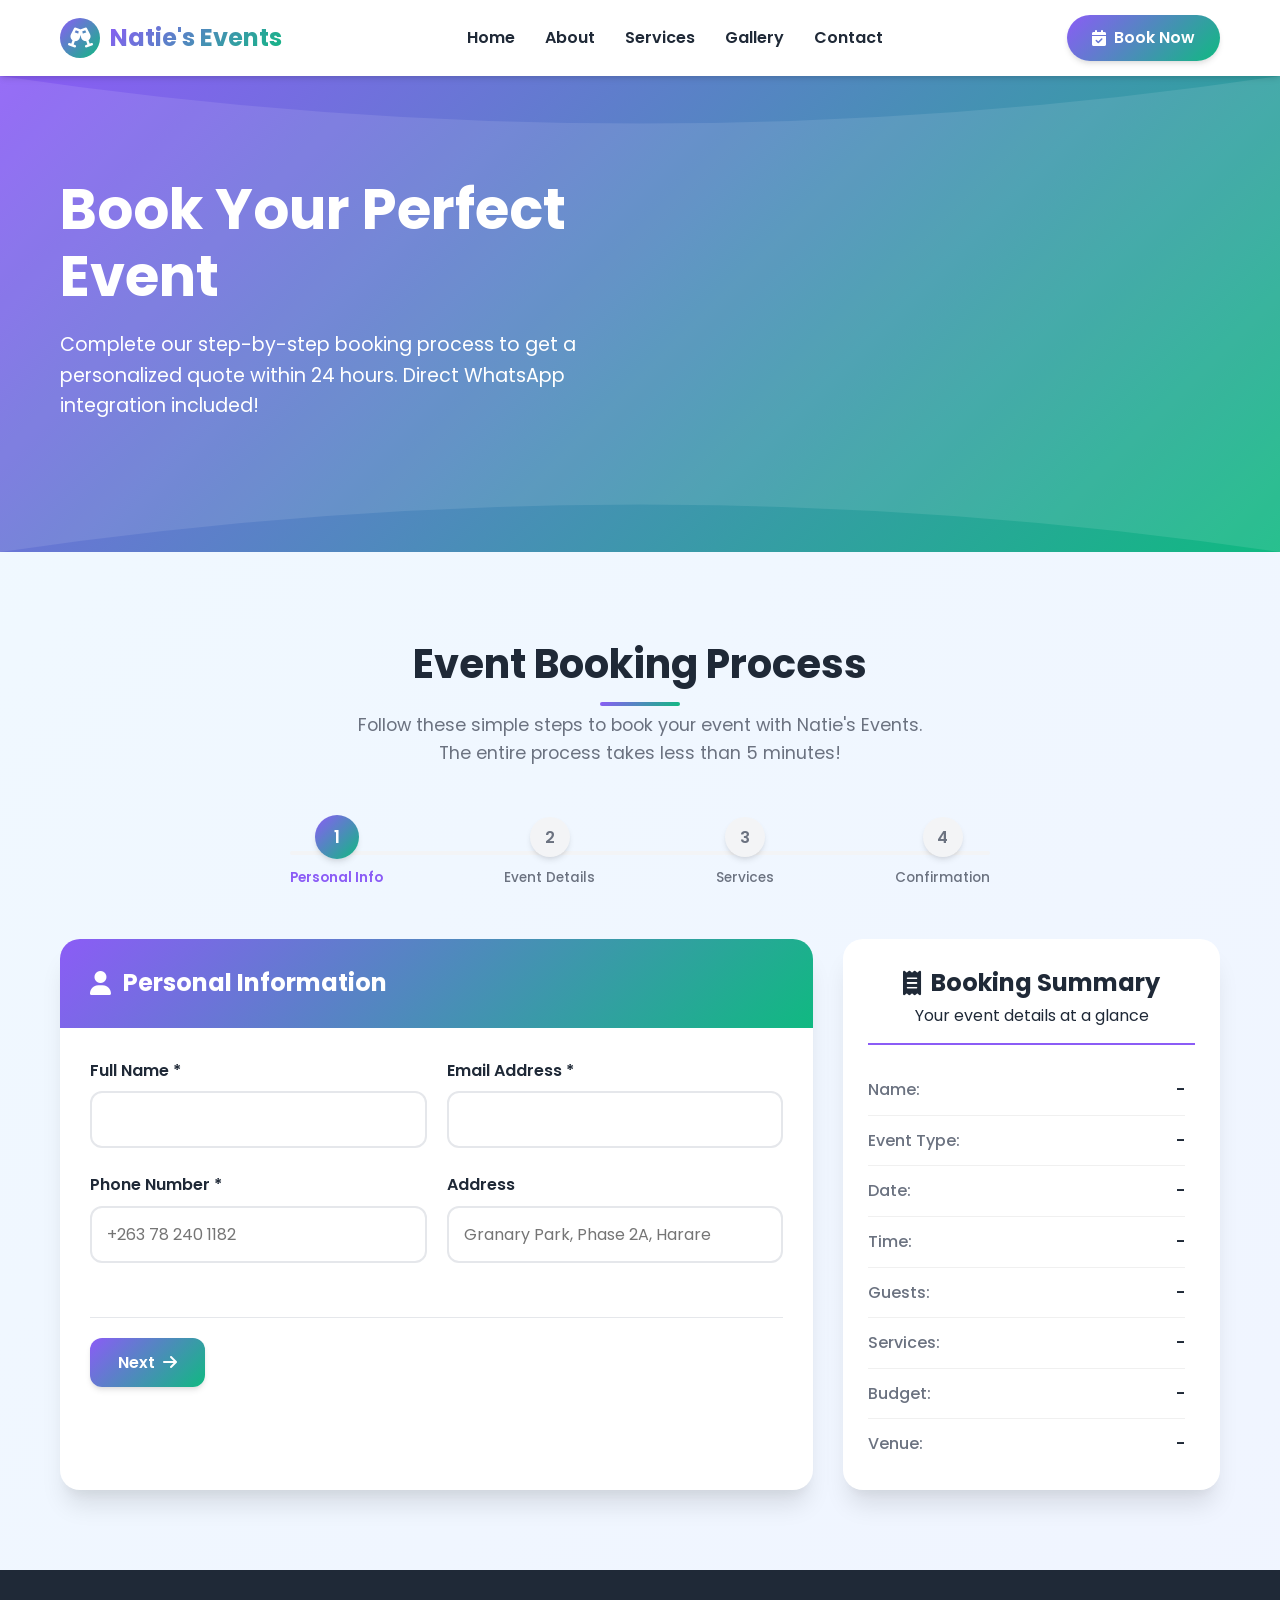
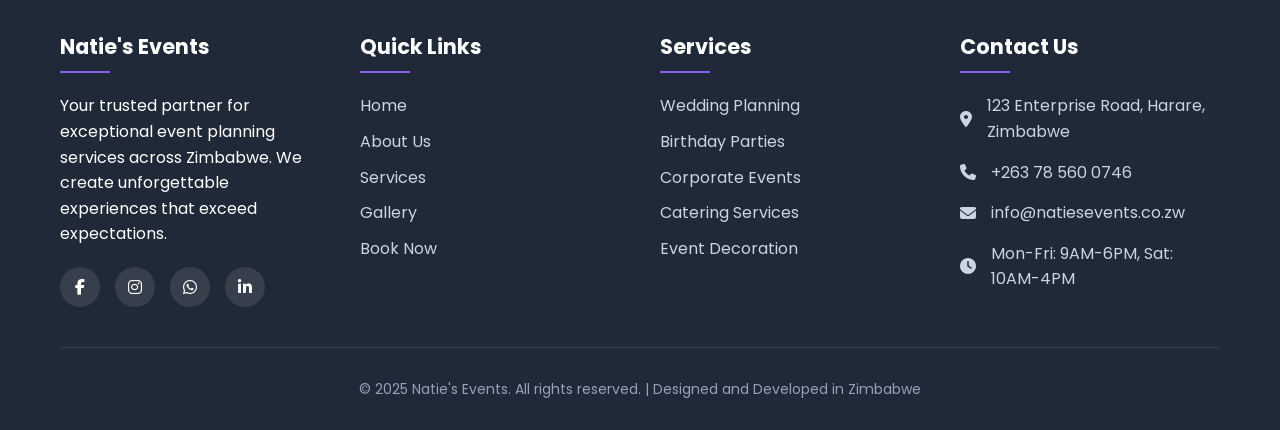
<file: booking.html>
<!DOCTYPE html>
<html lang="en">
<head>
    <meta charset="UTF-8">
    <meta name="viewport" content="width=device-width, initial-scale=1.0">
    <title>Book Your Event - Natie's Events</title>
    <link rel="stylesheet" href="https://cdnjs.cloudflare.com/ajax/libs/font-awesome/6.4.0/css/all.min.css">
    <link href="https://fonts.googleapis.com/css2?family=Poppins:wght@300;400;500;600;700&display=swap" rel="stylesheet">
    <style>
        /* Base Styles */
        :root {
            --primary: #8B5CF6;
            --primary-dark: #7C3AED;
            --primary-light: #A78BFA;
            --secondary: #10B981;
            --secondary-dark: #0D9668;
            --accent: #F59E0B;
            --dark: #1F2937;
            --dark-light: #374151;
            --light: #F9FAFB;
            --gray: #6B7280;
            --light-gray: #F3F4F6;
            --gradient: linear-gradient(135deg, var(--primary), var(--secondary));
            --gradient-light: linear-gradient(135deg, var(--primary-light), var(--secondary));
            --success: #10B981;
            --error: #EF4444;
            --warning: #F59E0B;
            --shadow: 0 4px 6px -1px rgba(0, 0, 0, 0.1), 0 2px 4px -1px rgba(0, 0, 0, 0.06);
            --shadow-lg: 0 10px 15px -3px rgba(0, 0, 0, 0.1), 0 4px 6px -2px rgba(0, 0, 0, 0.05);
            --shadow-xl: 0 20px 25px -5px rgba(0, 0, 0, 0.1), 0 10px 10px -5px rgba(0, 0, 0, 0.04);
        }
        
        * {
            margin: 0;
            padding: 0;
            box-sizing: border-box;
        }
        
        body {
            font-family: 'Poppins', 'Segoe UI', Tahoma, Geneva, Verdana, sans-serif;
            line-height: 1.6;
            color: var(--dark);
            background: linear-gradient(135deg, #f0f9ff, #f0f4ff);
            overflow-x: hidden;
            min-height: 100vh;
        }
        
        .container {
            width: 100%;
            max-width: 1200px;
            margin: 0 auto;
            padding: 0 20px;
        }
        
        /* Header & Navigation */
        header {
            background: rgba(255, 255, 255, 0.95);
            backdrop-filter: blur(10px);
            box-shadow: var(--shadow);
            position: sticky;
            top: 0;
            z-index: 1000;
            transition: all 0.3s ease;
        }
        
        .navbar {
            display: flex;
            justify-content: space-between;
            align-items: center;
            padding: 15px 0;
        }
        
        .logo {
            display: flex;
            align-items: center;
            gap: 10px;
            text-decoration: none;
        }
        
        .logo-icon {
            background: var(--gradient);
            width: 40px;
            height: 40px;
            border-radius: 50%;
            display: flex;
            align-items: center;
            justify-content: center;
            color: white;
            font-size: 20px;
            transition: transform 0.3s ease;
        }
        
        .logo:hover .logo-icon {
            transform: rotate(15deg);
        }
        
        .logo-text {
            font-size: 24px;
            font-weight: 700;
            background: var(--gradient);
            -webkit-background-clip: text;
            -webkit-text-fill-color: transparent;
            background-clip: text;
        }
        
        .nav-links {
            display: flex;
            gap: 30px;
        }
        
        .nav-links a {
            text-decoration: none;
            color: var(--dark);
            font-weight: 600;
            transition: color 0.3s ease;
            position: relative;
        }
        
        .nav-links a:hover, .nav-links a.active {
            color: var(--primary);
        }
        
        .nav-links a::after {
            content: '';
            position: absolute;
            bottom: -5px;
            left: 0;
            width: 0;
            height: 2px;
            background: var(--gradient);
            transition: width 0.3s ease;
        }
        
        .nav-links a:hover::after, .nav-links a.active::after {
            width: 100%;
        }
        
        .cta-button {
            background: var(--gradient);
            color: white;
            padding: 10px 25px;
            border-radius: 30px;
            text-decoration: none;
            font-weight: 600;
            transition: transform 0.3s ease, box-shadow 0.3s ease;
            display: inline-flex;
            align-items: center;
            gap: 8px;
            box-shadow: var(--shadow);
        }
        
        .cta-button:hover {
            transform: translateY(-2px);
            box-shadow: var(--shadow-lg);
        }
        
        .mobile-menu-btn {
            display: none;
            background: none;
            border: none;
            font-size: 24px;
            cursor: pointer;
            color: var(--dark);
            transition: color 0.3s ease;
        }
        
        .mobile-menu-btn:hover {
            color: var(--primary);
        }
        
        /* Hero Section */
        .hero {
            background: var(--gradient);
            color: white;
            padding: 100px 0;
            position: relative;
            overflow: hidden;
        }
        
        .hero::before {
            content: '';
            position: absolute;
            top: 0;
            left: 0;
            width: 100%;
            height: 100%;
            background: url('data:image/svg+xml,<svg xmlns="http://www.w3.org/2000/svg" viewBox="0 0 100 100" preserveAspectRatio="none"><path d="M0,0 Q50,20 100,0 L100,100 Q50,80 0,100 Z" fill="rgba(255,255,255,0.1)"/></svg>');
            background-size: cover;
        }
        
        .hero-content {
            position: relative;
            z-index: 2;
            max-width: 600px;
        }
        
        .hero h1 {
            font-size: 3.5rem;
            margin-bottom: 20px;
            line-height: 1.2;
            animation: fadeInUp 0.8s ease forwards;
        }
        
        .hero p {
            font-size: 1.2rem;
            margin-bottom: 30px;
            opacity: 0.9;
            animation: fadeInUp 0.8s ease 0.2s forwards;
            opacity: 0;
        }
        
        /* Booking Content */
        .section {
            padding: 80px 0;
        }
        
        .section-header {
            text-align: center;
            margin-bottom: 50px;
        }
        
        .section-header h2 {
            font-size: 2.5rem;
            margin-bottom: 15px;
            color: var(--dark);
            position: relative;
            display: inline-block;
        }
        
        .section-header h2::after {
            content: '';
            position: absolute;
            bottom: -10px;
            left: 50%;
            transform: translateX(-50%);
            width: 80px;
            height: 4px;
            background: var(--gradient);
            border-radius: 2px;
        }
        
        .section-header p {
            color: var(--gray);
            max-width: 600px;
            margin: 0 auto;
            font-size: 1.1rem;
        }
        
        /* Progress Indicator */
        .progress-container {
            display: flex;
            justify-content: center;
            margin-bottom: 50px;
            position: relative;
        }
        
        .progress-bar {
            display: flex;
            justify-content: space-between;
            position: relative;
            width: 80%;
            max-width: 700px;
        }
        
        .progress-bar::before {
            content: '';
            position: absolute;
            top: 50%;
            left: 0;
            height: 4px;
            width: 100%;
            background: var(--light-gray);
            transform: translateY(-50%);
            z-index: 1;
            border-radius: 2px;
        }
        
        .progress-bar::after {
            content: '';
            position: absolute;
            top: 50%;
            left: 0;
            height: 4px;
            width: var(--progress, 0%);
            background: var(--gradient);
            transform: translateY(-50%);
            z-index: 2;
            transition: width 0.4s ease;
            border-radius: 2px;
        }
        
        .step {
            display: flex;
            flex-direction: column;
            align-items: center;
            position: relative;
            z-index: 3;
        }
        
        .step-indicator {
            width: 40px;
            height: 40px;
            border-radius: 50%;
            background: var(--light-gray);
            display: flex;
            align-items: center;
            justify-content: center;
            margin-bottom: 10px;
            color: var(--gray);
            font-weight: 600;
            transition: all 0.3s ease;
            box-shadow: var(--shadow);
        }
        
        .step.active .step-indicator {
            background: var(--gradient);
            color: white;
            transform: scale(1.1);
        }
        
        .step.completed .step-indicator {
            background: var(--success);
            color: white;
        }
        
        .step-label {
            font-size: 0.85rem;
            font-weight: 500;
            color: var(--gray);
            transition: all 0.3s ease;
        }
        
        .step.active .step-label {
            color: var(--primary);
            font-weight: 600;
        }
        
        .step.completed .step-label {
            color: var(--success);
        }
        
        /* Booking Layout */
        .booking-content {
            display: grid;
            grid-template-columns: 2fr 1fr;
            gap: 30px;
            margin-top: 20px;
        }
        
        /* Booking Form */
        .booking-form-container {
            background: white;
            border-radius: 20px;
            box-shadow: var(--shadow-xl);
            overflow: hidden;
            transition: transform 0.3s ease;
        }
        
        .booking-form-container:hover {
            transform: translateY(-5px);
        }
        
        .booking-form-header {
            background: var(--gradient);
            color: white;
            padding: 25px 30px;
        }
        
        .booking-form-header h3 {
            font-size: 1.5rem;
            display: flex;
            align-items: center;
            gap: 12px;
        }
        
        .booking-form-body {
            padding: 30px;
        }
        
        .form-step {
            display: none;
            animation: fadeIn 0.4s ease forwards;
        }
        
        .form-step.active {
            display: block;
        }
        
        @keyframes fadeIn {
            from { opacity: 0; transform: translateY(10px); }
            to { opacity: 1; transform: translateY(0); }
        }
        
        @keyframes fadeInUp {
            from { opacity: 0; transform: translateY(20px); }
            to { opacity: 1; transform: translateY(0); }
        }
        
        .form-group {
            margin-bottom: 24px;
            position: relative;
        }
        
        .form-group label {
            display: block;
            margin-bottom: 8px;
            font-weight: 600;
            color: var(--dark);
        }
        
        .form-group input,
        .form-group textarea,
        .form-group select {
            width: 100%;
            padding: 14px 15px;
            border: 2px solid #e5e7eb;
            border-radius: 12px;
            font-size: 16px;
            font-family: 'Poppins', sans-serif;
            transition: all 0.3s ease;
            background: white;
        }
        
        .form-group input:focus,
        .form-group textarea:focus,
        .form-group select:focus {
            outline: none;
            border-color: var(--primary);
            box-shadow: 0 0 0 3px rgba(139, 92, 246, 0.2);
        }
        
        .form-group textarea {
            min-height: 120px;
            resize: vertical;
        }
        
        .form-row {
            display: grid;
            grid-template-columns: 1fr 1fr;
            gap: 20px;
        }
        
        /* Services Grid */
        .services-grid {
            display: grid;
            grid-template-columns: repeat(auto-fit, minmax(180px, 1fr));
            gap: 15px;
            margin-top: 10px;
        }
        
        .service-checkbox {
            display: flex;
            align-items: center;
            gap: 12px;
            padding: 15px;
            border: 2px solid #e5e7eb;
            border-radius: 12px;
            cursor: pointer;
            transition: all 0.3s ease;
            background: white;
        }
        
        .service-checkbox:hover {
            border-color: var(--primary);
            background: rgba(139, 92, 246, 0.05);
            transform: translateY(-2px);
        }
        
        .service-checkbox input[type="checkbox"] {
            width: auto;
            height: 18px;
            accent-color: var(--primary);
        }
        
        .service-checkbox:has(input[type="checkbox"]:checked) {
            border-color: var(--primary);
            background: rgba(139, 92, 246, 0.1);
        }
        
        .service-icon {
            width: 40px;
            height: 40px;
            border-radius: 10px;
            display: flex;
            align-items: center;
            justify-content: center;
            background: rgba(139, 92, 246, 0.1);
            color: var(--primary);
            transition: all 0.3s ease;
        }
        
        .service-checkbox:hover .service-icon {
            background: var(--primary);
            color: white;
        }
        
        /* Navigation Buttons */
        .form-navigation {
            display: flex;
            justify-content: space-between;
            margin-top: 30px;
            padding-top: 20px;
            border-top: 1px solid #e5e7eb;
        }
        
        .btn {
            padding: 12px 28px;
            border-radius: 12px;
            font-weight: 600;
            font-size: 16px;
            cursor: pointer;
            transition: all 0.3s ease;
            border: none;
            font-family: 'Poppins', sans-serif;
            display: flex;
            align-items: center;
            gap: 8px;
        }
        
        .btn-prev {
            background: var(--light-gray);
            color: var(--dark);
        }
        
        .btn-prev:hover {
            background: #e5e7eb;
            transform: translateX(-2px);
        }
        
        .btn-next, .btn-submit {
            background: var(--gradient);
            color: white;
            box-shadow: var(--shadow);
        }
        
        .btn-next:hover, .btn-submit:hover {
            transform: translateY(-2px);
            box-shadow: var(--shadow-lg);
        }
        
        .btn-submit {
            width: 100%;
            padding: 16px;
            font-size: 18px;
            margin-top: 20px;
        }
        
        /* Validation Messages */
        .error-message {
            color: var(--error);
            font-size: 0.85rem;
            margin-top: 5px;
            display: none;
        }
        
        .invalid .error-message {
            display: block;
        }
        
        .invalid input,
        .invalid select,
        .invalid textarea {
            border-color: var(--error) !important;
        }
        
        .valid input,
        .valid select,
        .valid textarea {
            border-color: var(--success) !important;
        }
        
        /* Booking Summary */
        .booking-summary {
            background: white;
            padding: 25px;
            border-radius: 20px;
            box-shadow: var(--shadow-xl);
            position: sticky;
            top: 100px;
            height: fit-content;
            transition: transform 0.3s ease;
        }
        
        .booking-summary:hover {
            transform: translateY(-5px);
        }
        
        .summary-header {
            text-align: center;
            margin-bottom: 20px;
            padding-bottom: 15px;
            border-bottom: 2px solid var(--primary);
        }
        
        .summary-header h3 {
            font-size: 1.5rem;
            color: var(--dark);
            display: flex;
            align-items: center;
            justify-content: center;
            gap: 10px;
        }
        
        .summary-items {
            max-height: 400px;
            overflow-y: auto;
            padding-right: 10px;
        }
        
        .summary-item {
            display: flex;
            justify-content: space-between;
            padding: 12px 0;
            border-bottom: 1px solid #f0f0f0;
            transition: background 0.2s ease;
        }
        
        .summary-item:hover {
            background: rgba(139, 92, 246, 0.05);
            border-radius: 8px;
            padding-left: 8px;
            padding-right: 8px;
        }
        
        .summary-item:last-child {
            border-bottom: none;
        }
        
        .summary-label {
            color: var(--gray);
            font-weight: 500;
        }
        
        .summary-value {
            font-weight: 600;
            color: var(--dark);
            text-align: right;
        }
        
        .summary-value.empty {
            color: var(--gray);
            font-style: italic;
        }
        
        .total-row {
            font-weight: 700;
            font-size: 1.2rem;
            color: var(--primary);
            margin-top: 15px;
            padding-top: 15px;
            border-top: 2px solid var(--primary);
        }
        
        /* WhatsApp Integration */
        .whatsapp-booking {
            background: linear-gradient(135deg, #25D366, #128C7E);
            color: white;
            padding: 25px;
            border-radius: 15px;
            text-align: center;
            margin-top: 30px;
            display: none;
            box-shadow: var(--shadow-lg);
        }
        
        .whatsapp-booking.active {
            display: block;
            animation: slideInUp 0.6s ease forwards;
        }
        
        @keyframes slideInUp {
            from { opacity: 0; transform: translateY(20px); }
            to { opacity: 1; transform: translateY(0); }
        }
        
        .whatsapp-booking h4 {
            font-size: 1.3rem;
            margin-bottom: 15px;
            display: flex;
            align-items: center;
            justify-content: center;
            gap: 10px;
        }
        
        .whatsapp-booking p {
            margin-bottom: 20px;
            opacity: 0.9;
        }
        
        .whatsapp-button {
            background: white;
            color: #25D366;
            padding: 15px 30px;
            border-radius: 30px;
            text-decoration: none;
            font-weight: 600;
            display: inline-flex;
            align-items: center;
            gap: 15px;
            font-size: 18px;
            transition: transform 0.3s ease;
            width: 100%;
            justify-content: center;
            box-shadow: var(--shadow);
        }
        
        .whatsapp-button:hover {
            transform: translateY(-3px);
            box-shadow: var(--shadow-lg);
        }
        
        /* Success Message */
        .booking-success {
            text-align: center;
            padding: 40px 20px;
            background: white;
            border-radius: 20px;
            box-shadow: var(--shadow-xl);
            display: none;
        }
        
        .booking-success.active {
            display: block;
            animation: fadeIn 0.6s ease forwards;
        }
        
        .success-icon {
            width: 80px;
            height: 80px;
            background: rgba(16, 185, 129, 0.15);
            border-radius: 50%;
            display: flex;
            align-items: center;
            justify-content: center;
            margin: 0 auto 20px;
            animation: pulse 2s infinite;
        }
        
        @keyframes pulse {
            0% { transform: scale(1); }
            50% { transform: scale(1.05); }
            100% { transform: scale(1); }
        }
        
        .success-icon i {
            color: var(--success);
            font-size: 36px;
        }
        
        .booking-success h3 {
            font-size: 2rem;
            margin-bottom: 15px;
            color: var(--success);
        }
        
        .booking-success p {
            color: var(--gray);
            margin-bottom: 25px;
            max-width: 600px;
            margin-left: auto;
            margin-right: auto;
        }
        
        /* Footer */
        footer {
            background: var(--dark);
            color: white;
            padding: 60px 0 30px;
        }
        
        .footer-grid {
            display: grid;
            grid-template-columns: repeat(auto-fit, minmax(250px, 1fr));
            gap: 40px;
            margin-bottom: 40px;
        }
        
        .footer-column h3 {
            font-size: 1.3rem;
            margin-bottom: 20px;
            position: relative;
            padding-bottom: 10px;
        }
        
        .footer-column h3::after {
            content: '';
            position: absolute;
            bottom: 0;
            left: 0;
            width: 50px;
            height: 2px;
            background: var(--primary);
        }
        
        .footer-links {
            list-style: none;
        }
        
        .footer-links li {
            margin-bottom: 10px;
        }
        
        .footer-links a {
            color: #cbd5e1;
            text-decoration: none;
            transition: color 0.3s ease;
        }
        
        .footer-links a:hover {
            color: white;
            padding-left: 5px;
        }
        
        .contact-info-footer {
            list-style: none;
        }
        
        .contact-info-footer li {
            display: flex;
            align-items: center;
            gap: 15px;
            margin-bottom: 15px;
            color: #cbd5e1;
        }
        
        .social-links-footer {
            display: flex;
            gap: 15px;
            margin-top: 20px;
        }
        
        .social-link-footer {
            width: 40px;
            height: 40px;
            border-radius: 50%;
            background: rgba(255,255,255,0.1);
            display: flex;
            align-items: center;
            justify-content: center;
            color: white;
            text-decoration: none;
            transition: background 0.3s ease, transform 0.3s ease;
        }
        
        .social-link-footer:hover {
            background: var(--primary);
            transform: translateY(-3px);
        }
        
        .copyright {
            text-align: center;
            padding-top: 30px;
            border-top: 1px solid rgba(255,255,255,0.1);
            color: #94a3b8;
            font-size: 14px;
        }
        
        /* Responsive Design */
        @media (max-width: 992px) {
            .booking-content {
                grid-template-columns: 1fr;
            }
            
            .booking-summary {
                position: static;
                margin-top: 30px;
            }
        }
        
        @media (max-width: 768px) {
            .nav-links {
                display: none;
            }
            
            .mobile-menu-btn {
                display: block;
            }
            
            .hero h1 {
                font-size: 2.5rem;
            }
            
            .form-row {
                grid-template-columns: 1fr;
            }
            
            .progress-bar {
                width: 95%;
            }
            
            .step-label {
                font-size: 0.75rem;
            }
            
            .section {
                padding: 60px 0;
            }
        }
        
        @media (max-width: 480px) {
            .hero h1 {
                font-size: 2rem;
            }
            
            .section {
                padding: 40px 0;
            }
            
            .booking-form-header {
                padding: 20px;
            }
            
            .booking-form-body {
                padding: 20px;
            }
            
            .btn {
                padding: 10px 20px;
                font-size: 15px;
            }
            
            .whatsapp-button {
                padding: 12px 20px;
                font-size: 16px;
            }
        }
    </style>
</head>
<body>
    <!-- Header -->
    <header>
        <div class="container">
            <nav class="navbar">
                <a href="index.html" class="logo">
                    <div class="logo-icon">
                        <i class="fas fa-glass-cheers"></i>
                    </div>
                    <div class="logo-text">Natie's Events</div>
                </a>
                
                <div class="nav-links">
                    <a href="index.html">Home</a>
                    <a href="about.html">About</a>
                    <a href="services.html">Services</a>
                    <a href="gallery.html">Gallery</a>
                    <a href="contact.html">Contact</a>
                </div>
                
                <a href="booking.html" class="cta-button">
                    <i class="fas fa-calendar-check"></i>
                    Book Now
                </a>
                
                <button class="mobile-menu-btn">
                    <i class="fas fa-bars"></i>
                </button>
            </nav>
        </div>
    </header>

    <!-- Hero Section -->
    <section class="hero">
        <div class="container">
            <div class="hero-content">
                <h1>Book Your Perfect Event</h1>
                <p>Complete our step-by-step booking process to get a personalized quote within 24 hours. Direct WhatsApp integration included!</p>
            </div>
        </div>
    </section>

    <!-- Booking Content -->
    <section class="section">
        <div class="container">
            <div class="section-header">
                <h2>Event Booking Process</h2>
                <p>Follow these simple steps to book your event with Natie's Events. The entire process takes less than 5 minutes!</p>
            </div>
            
            <!-- Progress Indicator -->
            <div class="progress-container">
                <div class="progress-bar" id="progressBar">
                    <div class="step active" data-step="1">
                        <div class="step-indicator">1</div>
                        <div class="step-label">Personal Info</div>
                    </div>
                    <div class="step" data-step="2">
                        <div class="step-indicator">2</div>
                        <div class="step-label">Event Details</div>
                    </div>
                    <div class="step" data-step="3">
                        <div class="step-indicator">3</div>
                        <div class="step-label">Services</div>
                    </div>
                    <div class="step" data-step="4">
                        <div class="step-indicator">4</div>
                        <div class="step-label">Confirmation</div>
                    </div>
                </div>
            </div>
            
            <div class="booking-content">
                <!-- Booking Form -->
                <div class="booking-form-container">
                    <div class="booking-form-header">
                        <h3><i class="fas fa-user" id="formIcon"></i> <span id="formTitle">Personal Information</span></h3>
                    </div>
                    <div class="booking-form-body">
                        <form id="bookingForm">
                            <!-- Step 1: Personal Information -->
                            <div class="form-step active" id="step1">
                                <div class="form-row">
                                    <div class="form-group">
                                        <label for="fullName">Full Name *</label>
                                        <input type="text" id="fullName" name="fullName" required>
                                        <div class="error-message">Please enter your full name</div>
                                    </div>
                                    <div class="form-group">
                                        <label for="email">Email Address *</label>
                                        <input type="email" id="email" name="email" required>
                                        <div class="error-message">Please enter a valid email address</div>
                                    </div>
                                </div>
                                <div class="form-row">
                                    <div class="form-group">
                                        <label for="phone">Phone Number *</label>
                                        <input type="tel" id="phone" name="phone" placeholder="+263 78 240 1182" required>
                                        <div class="error-message">Please enter a valid phone number</div>
                                    </div>
                                    <div class="form-group">
                                        <label for="address">Address</label>
                                        <input type="text" id="address" name="address" placeholder="Granary Park, Phase 2A, Harare">
                                    </div> 
                                </div>
                            </div>
                            
                            <!-- Step 2: Event Details -->
                            <div class="form-step" id="step2">
                                <div class="form-row">
                                    <div class="form-group">
                                        <label for="eventType">Event Type *</label>
                                        <select id="eventType" name="eventType" required>
                                            <option value="">Select event type</option>
                                            <option value="Wedding">Wedding</option>
                                            <option value="Birthday Party">Birthday Party</option>
                                            <option value="Corporate Event">Corporate Event</option>
                                            <option value="Anniversary">Anniversary</option>
                                            <option value="Baby Shower">Baby Shower</option>
                                            <option value="Engagement Party">Engagement Party</option>
                                            <option value="Other">Other</option>
                                        </select>
                                        <div class="error-message">Please select an event type</div>
                                    </div>
                                    <div class="form-group">
                                        <label for="eventDate">Event Date *</label>
                                        <input type="date" id="eventDate" name="eventDate" required>
                                        <div class="error-message">Please select an event date</div>
                                    </div>
                                </div>
                                <div class="form-row">
                                    <div class="form-group">
                                        <label for="startTime">Start Time *</label>
                                        <input type="time" id="startTime" name="startTime" required>
                                        <div class="error-message">Please select a start time</div>
                                    </div>
                                    <div class="form-group">
                                        <label for="endTime">End Time *</label>
                                        <input type="time" id="endTime" name="endTime" required>
                                        <div class="error-message">Please select an end time</div>
                                    </div>
                                </div>
                                <div class="form-group">
                                    <label for="guestCount">Expected Number of Guests *</label>
                                    <input type="number" id="guestCount" name="guestCount" min="1" max="1000" required>
                                    <div class="error-message">Please enter number of guests (1-1000)</div>
                                </div>
                                <div class="form-row">
                                    <div class="form-group">
                                        <label for="venue">Venue</label>
                                        <input type="text" id="venue" name="venue" placeholder="Venue name or address">
                                    </div>
                                    <div class="form-group">
                                        <label for="eventTheme">Event Theme</label>
                                        <input type="text" id="eventTheme" name="eventTheme" placeholder="Elegant, Casual, Themed, etc.">
                                    </div>
                                </div>
                            </div>
                            
                            <!-- Step 3: Services Required -->
                            <div class="form-step" id="step3">
                                <p>Select all services you would like us to provide:</p>
                                <div class="services-grid">
                                    <label class="service-checkbox">
                                        <div class="service-icon">
                                            <i class="fas fa-ring"></i>
                                        </div>
                                        <input type="checkbox" name="services" value="Wedding Planning">
                                        <span>Wedding Planning</span>
                                    </label>
                                    <label class="service-checkbox">
                                        <div class="service-icon">
                                            <i class="fas fa-birthday-cake"></i>
                                        </div>
                                        <input type="checkbox" name="services" value="Birthday Party Planning">
                                        <span>Birthday Planning</span>
                                    </label>
                                    <label class="service-checkbox">
                                        <div class="service-icon">
                                            <i class="fas fa-briefcase"></i>
                                        </div>
                                        <input type="checkbox" name="services" value="Corporate Event Planning">
                                        <span>Corporate Events</span>
                                    </label>
                                    <label class="service-checkbox">
                                        <div class="service-icon">
                                            <i class="fas fa-utensils"></i>
                                        </div>
                                        <input type="checkbox" name="services" value="Catering Services">
                                        <span>Catering</span>
                                    </label>
                                    <label class="service-checkbox">
                                        <div class="service-icon">
                                            <i class="fas fa-wine-glass"></i>
                                        </div>
                                        <input type="checkbox" name="services" value="Event Decoration">
                                        <span>Decoration</span>
                                    </label>
                                    <label class="service-checkbox">
                                        <div class="service-icon">
                                            <i class="fas fa-camera"></i>
                                        </div>
                                        <input type="checkbox" name="services" value="Photography & Videography">
                                        <span>Photo & Video</span>
                                    </label>
                                </div>
                            </div>
                            
                            <!-- Step 4: Budget & Additional Info -->
                            <div class="form-step" id="step4">
                                <div class="form-row">
                                    <div class="form-group">
                                        <label for="budget">Estimated Budget *</label>
                                        <input type="text" id="budget" name="budget" placeholder="e.g., 2000" required>
                                        <div class="error-message">Please enter your estimated budget</div>
                                    </div>
                                    <div class="form-group">
                                        <label for="currency">Currency</label>
                                        <select id="currency" name="currency">
                                            <option value="USD">USD</option>
                                            <option value="ZWL">ZWL (Zimbabwean Dollar)</option>
                                        </select>
                                    </div>
                                </div>
                                <div class="form-group">
                                    <label for="specialRequests">Special Requests</label>
                                    <textarea id="specialRequests" name="specialRequests" placeholder="Dietary restrictions, accessibility needs, special entertainment, etc."></textarea>
                                </div>
                                <div class="form-group">
                                    <label for="additionalInfo">How did you hear about us?</label>
                                    <input type="text" id="additionalInfo" name="additionalInfo" placeholder="Social media, referral, website, etc.">
                                </div>
                                <div class="form-group">
                                    <label class="checkbox-group">
                                        <input type="checkbox" id="terms" name="terms" required>
                                        <span>I agree to the <a href="#" style="color: var(--primary);">terms and conditions</a></span>
                                        <div class="error-message">Please agree to the terms</div>
                                    </label>
                                </div>
                                <div class="form-group">
                                    <label class="checkbox-group">
                                        <input type="checkbox" id="whatsappConsent" name="whatsappConsent" required>
                                        <span>I consent to WhatsApp communications</span>
                                        <div class="error-message">Please consent to WhatsApp communications</div>
                                    </label>
                                </div>
                            </div>
                            
                            <!-- Navigation Buttons -->
                            <div class="form-navigation">
                                <button type="button" class="btn btn-prev" id="prevBtn" style="display: none;">
                                    <i class="fas fa-arrow-left"></i> Previous
                                </button>
                                <button type="button" class="btn btn-next" id="nextBtn">
                                    Next <i class="fas fa-arrow-right"></i>
                                </button>
                                <button type="button" class="btn btn-submit" id="submitBtn" style="display: none;">
                                    <i class="fas fa-paper-plane"></i> Complete Booking
                                </button>
                            </div>
                        </form>
                        
                        <!-- Success Message -->
                        <div class="booking-success" id="bookingSuccess">
                            <div class="success-icon">
                                <i class="fas fa-check"></i>
                            </div>
                            <h3>Booking Request Sent!</h3>
                            <p>Your event booking request has been successfully sent to Natie's Events via WhatsApp. Our team will contact you within 24 hours with a personalized quote and confirmation.</p>
                            <div class="booking-summary">
                                <div class="summary-header">
                                    <h3><i class="fas fa-receipt"></i> Booking Summary</h3>
                                </div>
                                <div class="summary-items" id="finalSummary">
                                    <!-- Summary will be populated here -->
                                </div>
                            </div>
                        </div>
                    </div>
                </div>
                
                <!-- Booking Summary -->
                <div class="booking-summary">
                    <div class="summary-header">
                        <h3><i class="fas fa-receipt"></i> Booking Summary</h3>
                        <p>Your event details at a glance</p>
                    </div>
                    <div class="summary-items">
                        <div class="summary-item">
                            <span class="summary-label">Name:</span>
                            <span class="summary-value" id="summaryName">-</span>
                        </div>
                        <div class="summary-item">
                            <span class="summary-label">Event Type:</span>
                            <span class="summary-value" id="summaryType">-</span>
                        </div>
                        <div class="summary-item">
                            <span class="summary-label">Date:</span>
                            <span class="summary-value" id="summaryDate">-</span>
                        </div>
                        <div class="summary-item">
                            <span class="summary-label">Time:</span>
                            <span class="summary-value" id="summaryTime">-</span>
                        </div>
                        <div class="summary-item">
                            <span class="summary-label">Guests:</span>
                            <span class="summary-value" id="summaryGuests">-</span>
                        </div>
                        <div class="summary-item">
                            <span class="summary-label">Services:</span>
                            <span class="summary-value" id="summaryServices">-</span>
                        </div>
                        <div class="summary-item">
                            <span class="summary-label">Budget:</span>
                            <span class="summary-value" id="summaryBudget">-</span>
                        </div>
                        <div class="summary-item">
                            <span class="summary-label">Venue:</span>
                            <span class="summary-value" id="summaryVenue">-</span>
                        </div>
                    </div>
                </div>
            </div>
        </div>
    </section>

    <!-- Footer -->
    <footer>
        <div class="container">
            <div class="footer-grid">
                <div class="footer-column">
                    <h3>Natie's Events</h3>
                    <p>Your trusted partner for exceptional event planning services across Zimbabwe. We create unforgettable experiences that exceed expectations.</p>
                    <div class="social-links-footer">
                        <a href="#" class="social-link-footer"><i class="fab fa-facebook-f"></i></a>
                        <a href="#" class="social-link-footer"><i class="fab fa-instagram"></i></a>
                        <a href="https://wa.me/263782401182" class="social-link-footer"><i class="fab fa-whatsapp"></i></a>
                        <a href="#" class="social-link-footer"><i class="fab fa-linkedin-in"></i></a>
                    </div>
                </div>
                
                <div class="footer-column">
                    <h3>Quick Links</h3>
                    <ul class="footer-links">
                        <li><a href="index.html">Home</a></li>
                        <li><a href="about.html">About Us</a></li>
                        <li><a href="services.html">Services</a></li>
                        <li><a href="gallery.html">Gallery</a></li>
                        <li><a href="booking.html">Book Now</a></li>
                    </ul>
                </div>
                
                <div class="footer-column">
                    <h3>Services</h3>
                    <ul class="footer-links">
                        <li><a href="services.html#wedding-detail">Wedding Planning</a></li>
                        <li><a href="services.html#birthday-detail">Birthday Parties</a></li>
                        <li><a href="services.html#corporate-detail">Corporate Events</a></li>
                        <li><a href="services.html#catering-detail">Catering Services</a></li>
                        <li><a href="services.html#decoration-detail">Event Decoration</a></li>
                    </ul>
                </div>
                
                <div class="footer-column">
                    <h3>Contact Us</h3>
                    <ul class="contact-info-footer">
                        <li>
                            <i class="fas fa-map-marker-alt"></i>
                            <span>123 Enterprise Road, Harare, Zimbabwe</span>
                        </li>
                        <li>
                            <i class="fas fa-phone"></i>
                            <span>+263 78 560 0746</span>
                        </li>
                        <li>
                            <i class="fas fa-envelope"></i>
                            <span>info@natiesevents.co.zw</span>
                        </li>
                        <li>
                            <i class="fas fa-clock"></i>
                            <span>Mon-Fri: 9AM-6PM, Sat: 10AM-4PM</span>
                        </li>
                    </ul>
                </div>
            </div>
            
            <div class="copyright">
                <p>&copy; 2025 Natie's Events. All rights reserved. | Designed and Developed in Zimbabwe</p>
            </div>
        </div>
    </footer>

    <script>
        // DOM Elements
        const form = document.getElementById('bookingForm');
        const steps = document.querySelectorAll('.form-step');
        const progressBar = document.getElementById('progressBar');
        const stepIndicators = document.querySelectorAll('.step');
        const formTitle = document.getElementById('formTitle');
        const formIcon = document.getElementById('formIcon');
        const prevBtn = document.getElementById('prevBtn');
        const nextBtn = document.getElementById('nextBtn');
        const submitBtn = document.getElementById('submitBtn');
        const bookingSuccess = document.getElementById('bookingSuccess');
        const finalSummary = document.getElementById('finalSummary');
        
        // Form data and current step
        let currentStep = 1;
        const formData = {};
        
        // Step titles and icons
        const stepInfo = {
            1: { title: 'Personal Information', icon: 'fa-user' },
            2: { title: 'Event Details', icon: 'fa-calendar-day' },
            3: { title: 'Services Required', icon: 'fa-concierge-bell' },
            4: { title: 'Confirmation', icon: 'fa-wallet' }
        };
        
        // Initialize form
        document.addEventListener('DOMContentLoaded', function() {
            // Mobile menu functionality
            const mobileMenuBtn = document.querySelector('.mobile-menu-btn');
            const navLinks = document.querySelector('.nav-links');
            
            mobileMenuBtn.addEventListener('click', function() {
                navLinks.style.display = navLinks.style.display === 'flex' ? 'none' : 'flex';
            });
            
            // Set today as min date
            const today = new Date().toISOString().split('T')[0];
            document.getElementById('eventDate').setAttribute('min', today);
            
            // Update summary on input change
            document.querySelectorAll('input, select, textarea').forEach(element => {
                element.addEventListener('input', updateSummary);
                element.addEventListener('change', updateSummary);
            });
            
            // Navigation buttons
            prevBtn.addEventListener('click', showPrevStep);
            nextBtn.addEventListener('click', validateAndNext);
            submitBtn.addEventListener('click', submitForm);
            // Initialize progress UI
            updateProgress(currentStep);
        });
        
        // Update progress bar
        function updateProgress(step) {
            // Update step indicators
            stepIndicators.forEach((indicator, index) => {
                if (index + 1 < step) {
                    indicator.classList.add('completed');
                    indicator.classList.remove('active');
                } else if (index + 1 === step) {
                    indicator.classList.add('active');
                    indicator.classList.remove('completed');
                } else {
                    indicator.classList.remove('active', 'completed');
                }
            });
            
            // Update progress bar width
            const progressPercentage = ((step - 1) / (steps.length - 1)) * 100;
            progressBar.style.setProperty('--progress', `${progressPercentage}%`);
            
            // Update form title and icon
            formTitle.textContent = stepInfo[step].title;
            formIcon.className = `fas ${stepInfo[step].icon}`;
            
            // Update button visibility
            if (step === 1) {
                prevBtn.style.display = 'none';
            } else {
                prevBtn.style.display = 'inline-flex';
            }
            
            if (step === steps.length) {
                nextBtn.style.display = 'none';
                submitBtn.style.display = 'inline-flex';
            } else {
                nextBtn.style.display = 'inline-flex';
                submitBtn.style.display = 'none';
            }
        }
        
        // Show previous step
        function showPrevStep() {
            if (currentStep > 1) {
                steps[currentStep - 1].classList.remove('active');
                currentStep--;
                steps[currentStep - 1].classList.add('active');
                updateProgress(currentStep);
                updateSummary();
            }
        }
        
        // Validate current step and move to next
        function validateAndNext() {
            const currentStepElement = steps[currentStep - 1];
            const inputs = currentStepElement.querySelectorAll('input[required], select[required], textarea[required]');
            let isValid = true;
            
            // Reset validation
            currentStepElement.querySelectorAll('.invalid').forEach(el => {
                el.classList.remove('invalid');
            });
            
            // Validate required fields
            inputs.forEach(input => {
                const group = input.closest('.form-group');
                if (!input.value.trim()) {
                    group.classList.add('invalid');
                    isValid = false;
                }
                
                // Special validation for email
                if (input.type === 'email' && input.value && !validateEmail(input.value)) {
                    group.classList.add('invalid');
                    isValid = false;
                }
                
                // Special validation for phone
                if (input.id === 'phone' && input.value && !validatePhone(input.value)) {
                    group.classList.add('invalid');
                    isValid = false;
                }
            });
            
            // Validate checkboxes
            if (currentStep === 4) {
                const terms = document.getElementById('terms');
                const whatsapp = document.getElementById('whatsappConsent');
                
                if (!terms.checked) {
                    terms.closest('.form-group').classList.add('invalid');
                    isValid = false;
                }
                
                if (!whatsapp.checked) {
                    whatsapp.closest('.form-group').classList.add('invalid');
                    isValid = false;
                }
            }
            
            if (isValid) {
                // Save form data for current step
                saveFormData(currentStep);
                
                if (currentStep < steps.length) {
                    steps[currentStep - 1].classList.remove('active');
                    currentStep++;
                    steps[currentStep - 1].classList.add('active');
                    updateProgress(currentStep);
                    updateSummary();
                }
            }
        }
        
        // Save form data for current step
        function saveFormData(step) {
            const currentStepElement = steps[step - 1];
            const inputs = currentStepElement.querySelectorAll('input, select, textarea');
            
            inputs.forEach(input => {
                if (input.type === 'checkbox') {
                    if (input.name === 'services') {
                        if (!formData.services) formData.services = [];
                        if (input.checked) {
                            if (!formData.services.includes(input.value)) {
                                formData.services.push(input.value);
                            }
                        } else {
                            formData.services = formData.services.filter(s => s !== input.value);
                        }
                    } else {
                        formData[input.name] = input.checked;
                    }
                } else {
                    formData[input.name] = input.value;
                }
            });
        }
        
        // Email validation
        function validateEmail(email) {
            const re = /^[^\s@]+@[^\s@]+\.[^\s@]+$/;
            return re.test(email);
        }
        
        // Very flexible validation - just checks basic format
           function validatePhone(phone) {
      // Allows: +1234567890, 1234567890, (123) 456-7890, etc.
        const phoneRegex = /^[\+]?[0-9\s\-\(\)]{8,20}$/;
        return phoneRegex.test(phone);
        }
        
        // Update summary in real-time
        function updateSummary() {
            // Update summary fields
            document.getElementById('summaryName').textContent = formData.fullName || document.getElementById('fullName').value || '-';
            document.getElementById('summaryType').textContent = formData.eventType || document.getElementById('eventType').value || '-';
            
            const eventDate = formData.eventDate || document.getElementById('eventDate').value;
            document.getElementById('summaryDate').textContent = eventDate ? formatDate(eventDate) : '-';
            
            const startTime = formData.startTime || document.getElementById('startTime').value;
            const endTime = formData.endTime || document.getElementById('endTime').value;
            document.getElementById('summaryTime').textContent = (startTime && endTime) ? `${startTime} - ${endTime}` : '-';
            
            document.getElementById('summaryGuests').textContent = formData.guestCount || document.getElementById('guestCount').value || '-';
            
            const services = formData.services || getSelectedServices();
            document.getElementById('summaryServices').textContent = services.length > 0 ? services.join(', ') : '-';
            
            const budget = formData.budget || document.getElementById('budget').value;
            const currency = formData.currency || document.getElementById('currency').value || 'USD';
            document.getElementById('summaryBudget').textContent = budget ? `${budget} ${currency}` : '-';
            
            document.getElementById('summaryVenue').textContent = formData.venue || document.getElementById('venue').value || '-';
        }
        
        // Get selected services
        function getSelectedServices() {
            const checkboxes = document.querySelectorAll('input[name="services"]:checked');
            return Array.from(checkboxes).map(cb => cb.value);
        }
        
        // Format date for display
        function formatDate(dateString) {
            if (!dateString) return '-';
            const options = { weekday: 'long', year: 'numeric', month: 'long', day: 'numeric' };
            return new Date(dateString).toLocaleDateString('en-ZW', options);
        }
        
        // Submit form
        function submitForm() {
            // Final validation
            const step4Element = steps[3];
            const inputs = step4Element.querySelectorAll('input[required], select[required], textarea[required]');
            let isValid = true;
            
            // Reset validation
            step4Element.querySelectorAll('.invalid').forEach(el => {
                el.classList.remove('invalid');
            });
            
            // Validate required fields
            inputs.forEach(input => {
                const group = input.closest('.form-group');
                if (!input.value.trim()) {
                    group.classList.add('invalid');
                    isValid = false;
                }
            });
            
            // Validate checkboxes
            const terms = document.getElementById('terms');
            const whatsapp = document.getElementById('whatsappConsent');
            
            if (!terms.checked) {
                terms.closest('.form-group').classList.add('invalid');
                isValid = false;
            }
            
            if (!whatsapp.checked) {
                whatsapp.closest('.form-group').classList.add('invalid');
                isValid = false;
            }
            
            if (!isValid) return;
            
            // Save final form data
            saveFormData(4);
            
            // Create WhatsApp message
            const whatsappMessage = createWhatsAppMessage();
            const encodedMessage = encodeURIComponent(whatsappMessage);
            const whatsappUrl = `https://wa.me/263782401182?text=${encodedMessage}`;
            
            // Show success message
            showSuccessMessage();
            
            // Open WhatsApp in new tab
            window.open(whatsappUrl, '_blank');
        }
        
        // Create WhatsApp message
        function createWhatsAppMessage() {
            let message = `*NEW EVENT BOOKING REQUEST*\n\n`;
            
            // Personal Information
            message += `*Personal Information:*\n`;
            message += `Name: ${formData.fullName || 'Not provided'}\n`;
            message += `Email: ${formData.email || 'Not provided'}\n`;
            message += `Phone: ${formData.phone || 'Not provided'}\n`;
            message += `Address: ${formData.address || 'Not provided'}\n\n`;
            
            // Event Details
            message += `*Event Details:*\n`;
            message += `Event Type: ${formData.eventType || 'Not specified'}\n`;
            message += `Date: ${formatDate(formData.eventDate)}\n`;
            message += `Time: ${formData.startTime || 'Not specified'} - ${formData.endTime || 'Not specified'}\n`;
            message += `Guests: ${formData.guestCount || 'Not specified'}\n`;
            message += `Venue: ${formData.venue || 'Not specified'}\n`;
            message += `Theme: ${formData.eventTheme || 'Not specified'}\n\n`;
            
            // Services
            message += `*Services Required:*\n`;
            if (formData.services && formData.services.length > 0) {
                formData.services.forEach(service => {
                    message += `• ${service}\n`;
                });
            } else {
                message += `• None specified\n`;
            }
            
            // Budget & Additional Info
            message += `\n*Budget & Additional Info:*\n`;
            message += `Budget: ${formData.budget || 'Not specified'} ${formData.currency || 'USD'}\n`;
            message += `Special Requests: ${formData.specialRequests || 'None'}\n`;
            message += `How heard about us: ${formData.additionalInfo || 'Not specified'}\n\n`;
            
            message += `*Zimbabwe Event Planning - Natie's Events*\n`;
            message += `Phone: +263 78 240 1182\n`;
            message += `Email: info@natiesevents.co.zw\n`;
            message += `Address: Granary Park, Phase 2A, Harare, Zimbabwe`;
            
            return message;
        }
        
        // Show success message
        function showSuccessMessage() {
            // Populate final summary
            finalSummary.innerHTML = `
                <div class="summary-item">
                    <span class="summary-label">Name:</span>
                    <span class="summary-value">${formData.fullName || 'Not provided'}</span>
                </div>
                <div class="summary-item">
                    <span class="summary-label">Event Type:</span>
                    <span class="summary-value">${formData.eventType || 'Not specified'}</span>
                </div>
                <div class="summary-item">
                    <span class="summary-label">Date:</span>
                    <span class="summary-value">${formatDate(formData.eventDate)}</span>
                </div>
                <div class="summary-item">
                    <span class="summary-label">Time:</span>
                    <span class="summary-value">${formData.startTime || 'Not specified'} - ${formData.endTime || 'Not specified'}</span>
                </div>
                <div class="summary-item">
                    <span class="summary-label">Guests:</span>
                    <span class="summary-value">${formData.guestCount || 'Not specified'}</span>
                </div>
                <div class="summary-item">
                    <span class="summary-label">Budget:</span>
                    <span class="summary-value">${formData.budget || 'Not specified'} ${formData.currency || 'USD'}</span>
                </div>
            `;
            
            // Hide form and show success message
            document.querySelector('.booking-form-body').style.display = 'none';
            bookingSuccess.classList.add('active');
        }
    </script>
</body>
</html>
</file>
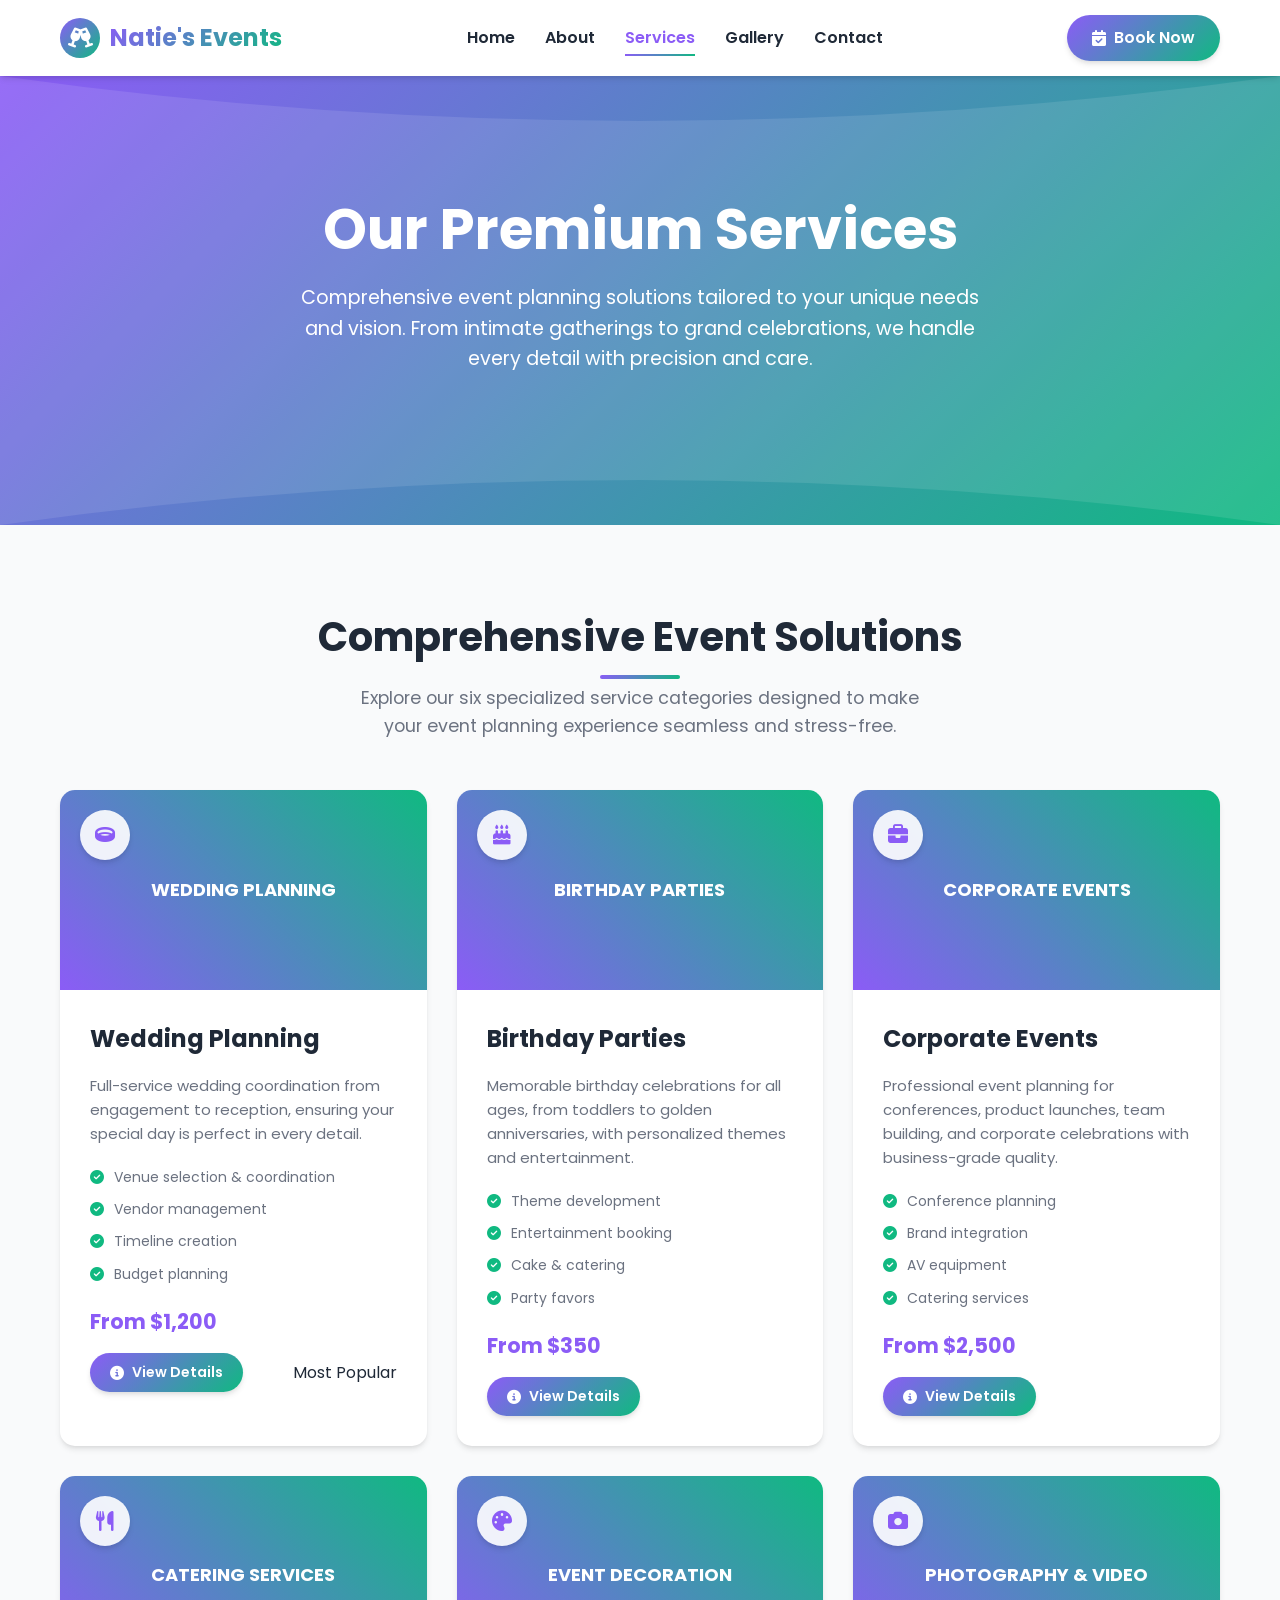
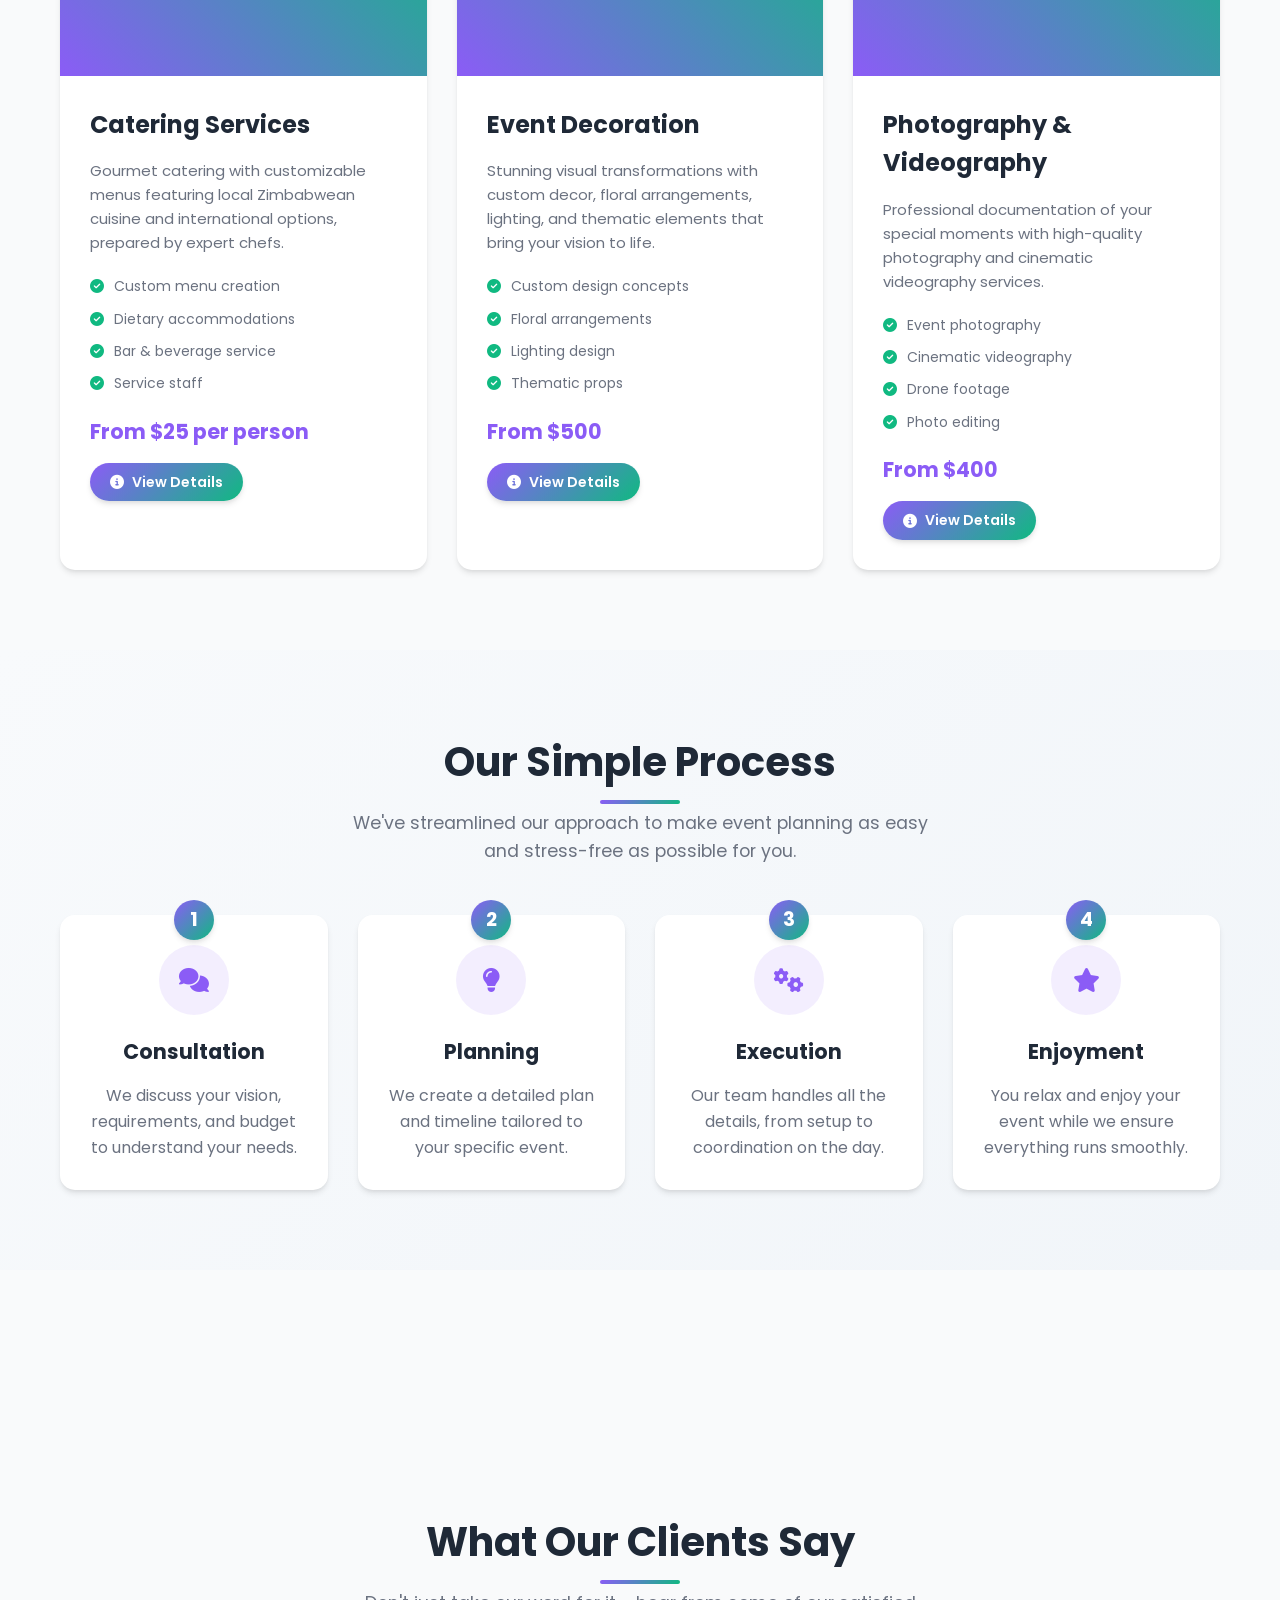
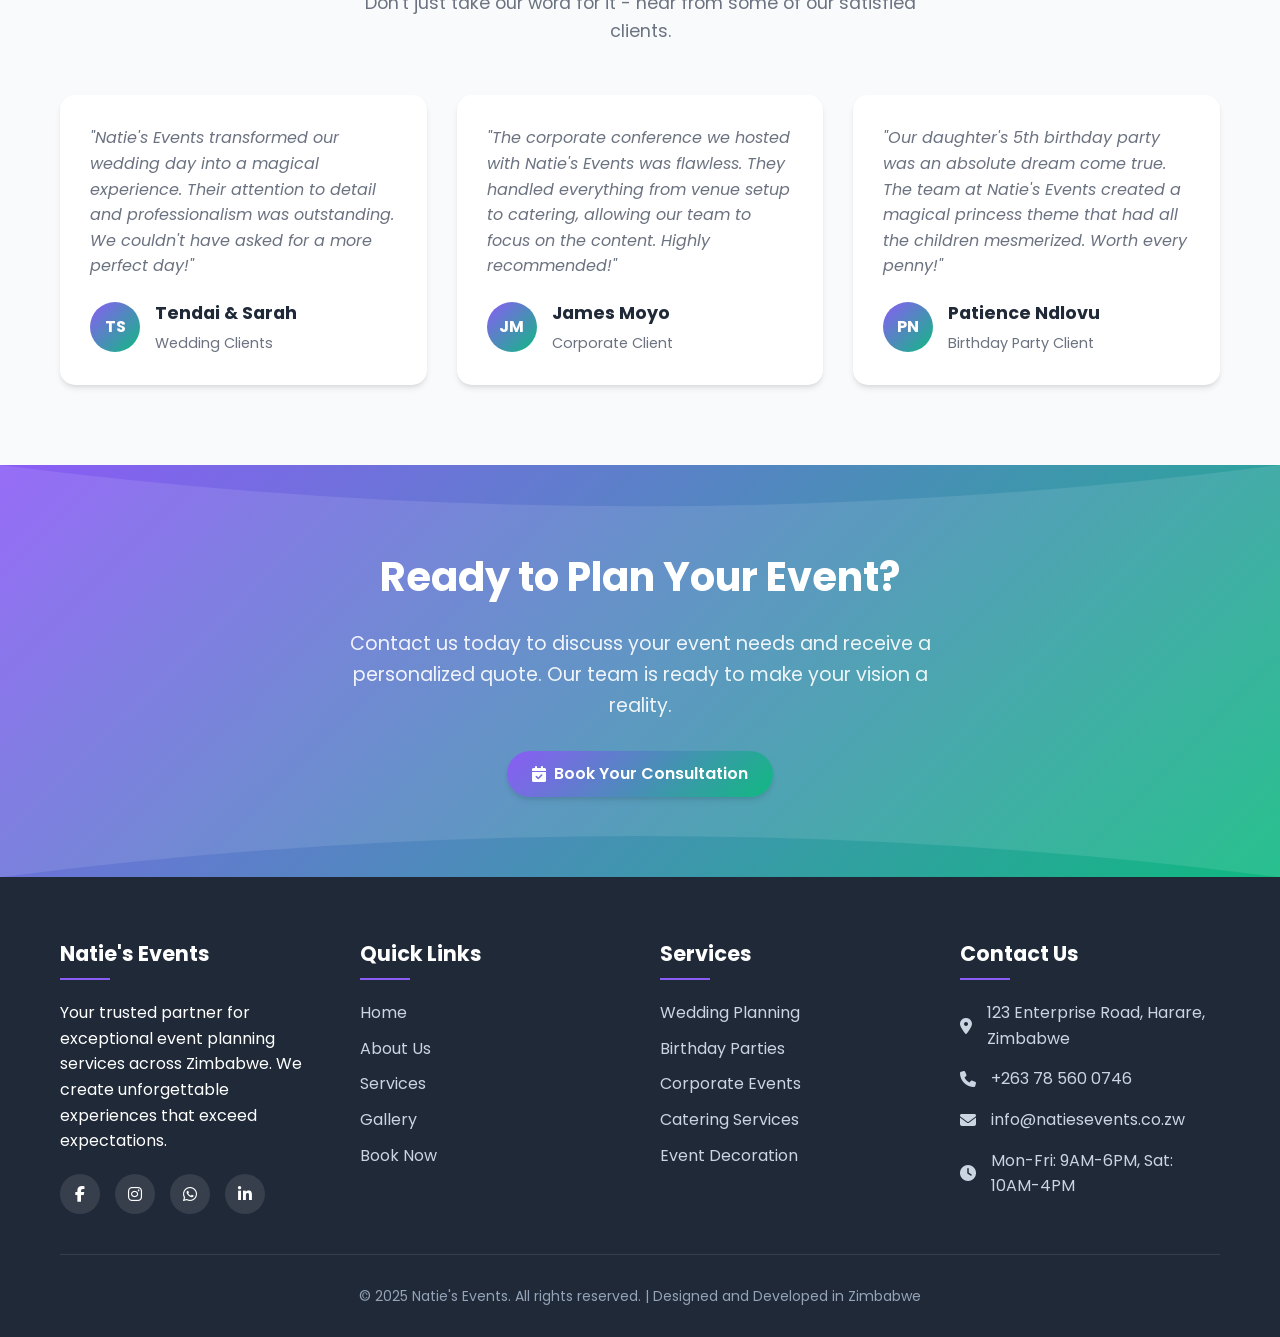
<file: services.html>
<!DOCTYPE html>
<html lang="en">
<head>
    <meta charset="UTF-8">
    <meta name="viewport" content="width=device-width, initial-scale=1.0">
    <title>Our Services - Natie's Events</title>
    <link rel="stylesheet" href="https://cdnjs.cloudflare.com/ajax/libs/font-awesome/6.4.0/css/all.min.css">
    <link href="https://fonts.googleapis.com/css2?family=Poppins:wght@300;400;500;600;700&display=swap" rel="stylesheet">
    <style>
        /* Base Styles */
        :root {
            --primary: #8B5CF6;
            --primary-dark: #7C3AED;
            --primary-light: #A78BFA;
            --secondary: #10B981;
            --secondary-dark: #0D9668;
            --accent: #F59E0B;
            --dark: #1F2937;
            --dark-light: #374151;
            --light: #F9FAFB;
            --gray: #6B7280;
            --light-gray: #F3F4F6;
            --gradient: linear-gradient(135deg, var(--primary), var(--secondary));
            --gradient-light: linear-gradient(135deg, var(--primary-light), var(--secondary));
            --shadow: 0 4px 6px -1px rgba(0, 0, 0, 0.1), 0 2px 4px -1px rgba(0, 0, 0, 0.06);
            --shadow-lg: 0 10px 15px -3px rgba(0, 0, 0, 0.1), 0 4px 6px -2px rgba(0, 0, 0, 0.05);
            --shadow-xl: 0 20px 25px -5px rgba(0, 0, 0, 0.1), 0 10px 10px -5px rgba(0, 0, 0, 0.04);
        }
        
        * {
            margin: 0;
            padding: 0;
            box-sizing: border-box;
        }
        
        body {
            font-family: 'Poppins', 'Segoe UI', Tahoma, Geneva, Verdana, sans-serif;
            line-height: 1.6;
            color: var(--dark);
            background-color: var(--light);
            overflow-x: hidden;
        }
        
        .container {
            width: 100%;
            max-width: 1200px;
            margin: 0 auto;
            padding: 0 20px;
        }
        
        /* Header & Navigation */
        header {
            background: rgba(255, 255, 255, 0.95);
            backdrop-filter: blur(10px);
            box-shadow: var(--shadow);
            position: sticky;
            top: 0;
            z-index: 1000;
            transition: all 0.3s ease;
        }
        
        .navbar {
            display: flex;
            justify-content: space-between;
            align-items: center;
            padding: 15px 0;
        }
        
        .logo {
            display: flex;
            align-items: center;
            gap: 10px;
            text-decoration: none;
        }
        
        .logo-icon {
            background: var(--gradient);
            width: 40px;
            height: 40px;
            border-radius: 50%;
            display: flex;
            align-items: center;
            justify-content: center;
            color: white;
            font-size: 20px;
            transition: transform 0.3s ease;
        }
        
        .logo:hover .logo-icon {
            transform: rotate(15deg);
        }
        
        .logo-text {
            font-size: 24px;
            font-weight: 700;
            background: var(--gradient);
            -webkit-background-clip: text;
            -webkit-text-fill-color: transparent;
            background-clip: text;
        }
        
        .nav-links {
            display: flex;
            gap: 30px;
        }
        
        .nav-links a {
            text-decoration: none;
            color: var(--dark);
            font-weight: 600;
            transition: color 0.3s ease;
            position: relative;
        }
        
        .nav-links a:hover, .nav-links a.active {
            color: var(--primary);
        }
        
        .nav-links a::after {
            content: '';
            position: absolute;
            bottom: -5px;
            left: 0;
            width: 0;
            height: 2px;
            background: var(--gradient);
            transition: width 0.3s ease;
        }
        
        .nav-links a:hover::after, .nav-links a.active::after {
            width: 100%;
        }
        
        .cta-button {
            background: var(--gradient);
            color: white;
            padding: 10px 25px;
            border-radius: 30px;
            text-decoration: none;
            font-weight: 600;
            transition: transform 0.3s ease, box-shadow 0.3s ease;
            display: inline-flex;
            align-items: center;
            gap: 8px;
            box-shadow: var(--shadow);
        }
        
        .cta-button:hover {
            transform: translateY(-2px);
            box-shadow: var(--shadow-lg);
        }
        
        .mobile-menu-btn {
            display: none;
            background: none;
            border: none;
            font-size: 24px;
            cursor: pointer;
            color: var(--dark);
            transition: color 0.3s ease;
        }
        
        .mobile-menu-btn:hover {
            color: var(--primary);
        }
        
        /* Hero Section */
        .hero {
            background: var(--gradient);
            color: white;
            padding: 120px 0;
            position: relative;
            overflow: hidden;
        }
        
        .hero::before {
            content: '';
            position: absolute;
            top: 0;
            left: 0;
            width: 100%;
            height: 100%;
            background: url('data:image/svg+xml,<svg xmlns="http://www.w3.org/2000/svg" viewBox="0 0 100 100" preserveAspectRatio="none"><path d="M0,0 Q50,20 100,0 L100,100 Q50,80 0,100 Z" fill="rgba(255,255,255,0.1)"/></svg>');
            background-size: cover;
        }
        
        .hero-content {
            position: relative;
            z-index: 2;
            max-width: 700px;
            text-align: center;
            margin: 0 auto;
        }
        
        .hero h1 {
            font-size: 3.5rem;
            margin-bottom: 20px;
            line-height: 1.2;
            animation: fadeInUp 0.8s ease forwards;
        }
        
        .hero p {
            font-size: 1.2rem;
            margin-bottom: 30px;
            opacity: 0.9;
            animation: fadeInUp 0.8s ease 0.2s forwards;
            opacity: 0;
        }
        
        /* Services Content */
        .section {
            padding: 80px 0;
        }
        
        .section-header {
            text-align: center;
            margin-bottom: 50px;
        }
        
        .section-header h2 {
            font-size: 2.5rem;
            margin-bottom: 15px;
            color: var(--dark);
            position: relative;
            display: inline-block;
        }
        
        .section-header h2::after {
            content: '';
            position: absolute;
            bottom: -10px;
            left: 50%;
            transform: translateX(-50%);
            width: 80px;
            height: 4px;
            background: var(--gradient);
            border-radius: 2px;
        }
        
        .section-header p {
            color: var(--gray);
            max-width: 600px;
            margin: 0 auto;
            font-size: 1.1rem;
        }
        
        /* Service Cards */
        .services-grid {
            display: grid;
            grid-template-columns: repeat(auto-fit, minmax(320px, 1fr));
            gap: 30px;
        }
        
        .service-card {
            background: white;
            border-radius: 15px;
            overflow: hidden;
            box-shadow: var(--shadow);
            transition: transform 0.4s ease, box-shadow 0.4s ease;
            position: relative;
            opacity: 0;
            transform: translateY(20px);
            animation: fadeInUp 0.6s ease forwards;
        }
        
        .service-card:hover {
            transform: translateY(-10px);
            box-shadow: var(--shadow-xl);
        }
        
        .service-image {
            height: 200px;
            background: linear-gradient(45deg, var(--primary), var(--secondary));
            display: flex;
            align-items: center;
            justify-content: center;
            color: white;
            font-size: 18px;
            font-weight: bold;
            text-align: center;
            padding: 20px;
            position: relative;
            overflow: hidden;
        }
        
        .service-image::before {
            content: '';
            position: absolute;
            top: 0;
            left: 0;
            width: 100%;
            height: 100%;
            background: rgba(0, 0, 0, 0.2);
            opacity: 0;
            transition: opacity 0.3s ease;
        }
        
        .service-card:hover .service-image::before {
            opacity: 1;
        }
        
        .service-icon {
            position: absolute;
            top: 20px;
            left: 20px;
            background: rgba(255, 255, 255, 0.9);
            width: 50px;
            height: 50px;
            border-radius: 50%;
            display: flex;
            align-items: center;
            justify-content: center;
            color: var(--primary);
            font-size: 20px;
            box-shadow: var(--shadow);
        }
        
        .service-content {
            padding: 30px;
        }
        
        .service-content h3 {
            font-size: 1.5rem;
            margin-bottom: 15px;
            color: var(--dark);
        }
        
        .service-content p {
            color: var(--gray);
            margin-bottom: 20px;
            font-size: 15px;
        }
        
        .service-features {
            list-style: none;
            margin-bottom: 20px;
        }
        
        .service-features li {
            display: flex;
            align-items: flex-start;
            gap: 10px;
            margin-bottom: 10px;
            color: var(--gray);
            font-size: 14px;
        }
        
        .service-features li i {
            color: var(--secondary);
            margin-top: 4px;
        }
        
        .service-price {
            font-size: 1.3rem;
            font-weight: 700;
            color: var(--primary);
            margin-bottom: 15px;
        }
        
        .service-cta {
            display: flex;
            justify-content: space-between;
            align-items: center;
        }
        
        /* Service Details Modal */
        .service-detail {
            background: white;
            border-radius: 15px;
            padding: 40px;
            margin-top: 40px;
            box-shadow: var(--shadow-xl);
            display: none;
            position: relative;
            opacity: 0;
            transform: translateY(20px);
            transition: all 0.4s ease;
        }
        
        .service-detail.active {
            display: block;
            opacity: 1;
            transform: translateY(0);
        }
        
        @keyframes fadeIn {
            from { opacity: 0; transform: translateY(20px); }
            to { opacity: 1; transform: translateY(0); }
        }
        
        .service-detail h3 {
            font-size: 2rem;
            margin-bottom: 20px;
            color: var(--dark);
            display: flex;
            align-items: center;
            gap: 15px;
        }
        
        .service-detail h3 i {
            background: var(--gradient);
            width: 50px;
            height: 50px;
            border-radius: 50%;
            display: flex;
            align-items: center;
            justify-content: center;
            color: white;
            font-size: 20px;
        }
        
        .detail-content {
            display: grid;
            grid-template-columns: 1fr 1fr;
            gap: 30px;
        }
        
        .detail-text p {
            margin-bottom: 15px;
            color: var(--gray);
        }
        
        .packages {
            background: linear-gradient(135deg, #f8fafc, #f1f5f9);
            padding: 25px;
            border-radius: 10px;
            box-shadow: var(--shadow);
        }
        
        .packages h4 {
            font-size: 1.3rem;
            margin-bottom: 15px;
            color: var(--dark);
        }
        
        .package-item {
            display: flex;
            justify-content: space-between;
            padding: 12px 0;
            border-bottom: 1px solid rgba(0,0,0,0.1);
            transition: background 0.3s ease;
        }
        
        .package-item:hover {
            background: rgba(255, 255, 255, 0.5);
        }
        
        .package-item:last-child {
            border-bottom: none;
        }
        
        .package-name {
            font-weight: 600;
            color: var(--dark);
        }
        
        .package-price {
            font-weight: 700;
            color: var(--primary);
        }
        
        /* Process Section */
        .process-section {
            background: linear-gradient(135deg, #f8fafc, #f1f5f9);
            padding: 80px 0;
        }
        
        .process-steps {
            display: grid;
            grid-template-columns: repeat(auto-fit, minmax(250px, 1fr));
            gap: 30px;
            margin-top: 50px;
        }
        
        .process-step {
            background: white;
            padding: 30px;
            border-radius: 15px;
            text-align: center;
            box-shadow: var(--shadow);
            transition: transform 0.3s ease;
            position: relative;
        }
        
        .process-step:hover {
            transform: translateY(-5px);
        }
        
        .step-number {
            position: absolute;
            top: -15px;
            left: 50%;
            transform: translateX(-50%);
            background: var(--gradient);
            color: white;
            width: 40px;
            height: 40px;
            border-radius: 50%;
            display: flex;
            align-items: center;
            justify-content: center;
            font-weight: 700;
            font-size: 1.2rem;
            box-shadow: var(--shadow);
        }
        
        .step-icon {
            width: 70px;
            height: 70px;
            background: rgba(139, 92, 246, 0.1);
            border-radius: 50%;
            display: flex;
            align-items: center;
            justify-content: center;
            margin: 0 auto 20px;
            color: var(--primary);
            font-size: 24px;
        }
        
        .process-step h3 {
            font-size: 1.3rem;
            margin-bottom: 15px;
            color: var(--dark);
        }
        
        .process-step p {
            color: var(--gray);
        }
        
        /* Testimonials */
        .testimonials-section {
            padding: 80px 0;
        }
        
        .testimonials-grid {
            display: grid;
            grid-template-columns: repeat(auto-fit, minmax(300px, 1fr));
            gap: 30px;
            margin-top: 50px;
        }
        
        .testimonial-card {
            background: white;
            padding: 30px;
            border-radius: 15px;
            box-shadow: var(--shadow);
            transition: transform 0.3s ease;
        }
        
        .testimonial-card:hover {
            transform: translateY(-5px);
        }
        
        .testimonial-content {
            position: relative;
            margin-bottom: 20px;
        }
        
        .testimonial-content p {
            color: var(--gray);
            font-style: italic;
            margin-bottom: 20px;
        }
        
        .testimonial-author {
            display: flex;
            align-items: center;
            gap: 15px;
        }
        
        .author-avatar {
            width: 50px;
            height: 50px;
            border-radius: 50%;
            background: var(--gradient);
            display: flex;
            align-items: center;
            justify-content: center;
            color: white;
            font-weight: 700;
        }
        
        .author-info h4 {
            font-size: 1.1rem;
            color: var(--dark);
            margin-bottom: 5px;
        }
        
        .author-info p {
            color: var(--gray);
            font-size: 0.9rem;
        }
        
        /* Call to Action */
        .cta-section {
            background: var(--gradient);
            color: white;
            padding: 80px 0;
            text-align: center;
            position: relative;
            overflow: hidden;
        }
        
        .cta-section::before {
            content: '';
            position: absolute;
            top: 0;
            left: 0;
            width: 100%;
            height: 100%;
            background: url('data:image/svg+xml,<svg xmlns="http://www.w3.org/2000/svg" viewBox="0 0 100 100" preserveAspectRatio="none"><path d="M0,0 Q50,20 100,0 L100,100 Q50,80 0,100 Z" fill="rgba(255,255,255,0.1)"/></svg>');
            background-size: cover;
        }
        
        .cta-content {
            max-width: 600px;
            margin: 0 auto;
            position: relative;
            z-index: 2;
        }
        
        .cta-content h2 {
            font-size: 2.5rem;
            margin-bottom: 20px;
        }
        
        .cta-content p {
            font-size: 1.2rem;
            margin-bottom: 30px;
            opacity: 0.9;
        }
        
        /* Footer */
        footer {
            background: var(--dark);
            color: white;
            padding: 60px 0 30px;
        }
        
        .footer-grid {
            display: grid;
            grid-template-columns: repeat(auto-fit, minmax(250px, 1fr));
            gap: 40px;
            margin-bottom: 40px;
        }
        
        .footer-column h3 {
            font-size: 1.3rem;
            margin-bottom: 20px;
            position: relative;
            padding-bottom: 10px;
        }
        
        .footer-column h3::after {
            content: '';
            position: absolute;
            bottom: 0;
            left: 0;
            width: 50px;
            height: 2px;
            background: var(--primary);
        }
        
        .footer-links {
            list-style: none;
        }
        
        .footer-links li {
            margin-bottom: 10px;
        }
        
        .footer-links a {
            color: #cbd5e1;
            text-decoration: none;
            transition: color 0.3s ease;
        }
        
        .footer-links a:hover {
            color: white;
            padding-left: 5px;
        }
        
        .contact-info {
            list-style: none;
        }
        
        .contact-info li {
            display: flex;
            align-items: center;
            gap: 15px;
            margin-bottom: 15px;
            color: #cbd5e1;
        }
        
        .social-links {
            display: flex;
            gap: 15px;
            margin-top: 20px;
        }
        
        .social-link-footer {
            width: 40px;
            height: 40px;
            border-radius: 50%;
            background: rgba(255,255,255,0.1);
            display: flex;
            align-items: center;
            justify-content: center;
            color: white;
            text-decoration: none;
            transition: background 0.3s ease, transform 0.3s ease;
        }
        
        .social-link-footer:hover {
            background: var(--primary);
            transform: translateY(-3px);
        }
        
        .copyright {
            text-align: center;
            padding-top: 30px;
            border-top: 1px solid rgba(255,255,255,0.1);
            color: #94a3b8;
            font-size: 14px;
        }
        
        /* Animations */
        @keyframes fadeInUp {
            from { opacity: 0; transform: translateY(20px); }
            to { opacity: 1; transform: translateY(0); }
        }
        
        @keyframes pulse {
            0% { transform: scale(1); }
            50% { transform: scale(1.05); }
            100% { transform: scale(1); }
        }
        
        /* Responsive Design */
        @media (max-width: 768px) {
            .nav-links {
                display: none;
            }
            
            .mobile-menu-btn {
                display: block;
            }
            
            .hero h1 {
                font-size: 2.5rem;
            }
            
            .detail-content {
                grid-template-columns: 1fr;
            }
            
            .service-image {
                height: 150px;
            }
            
            .services-grid {
                grid-template-columns: 1fr;
            }
        }
        
        @media (max-width: 480px) {
            .hero h1 {
                font-size: 2rem;
            }
            
            .section {
                padding: 60px 0;
            }
            
            .service-detail {
                padding: 25px;
            }
            
            .cta-section {
                padding: 60px 0;
            }
            
            .cta-content h2 {
                font-size: 2rem;
            }
        }
    </style>
</head>
<body>
    <!-- Header -->
    <header>
        <div class="container">
            <nav class="navbar">
                <a href="index.html" class="logo">
                    <div class="logo-icon">
                        <i class="fas fa-glass-cheers"></i>
                    </div>
                    <div class="logo-text">Natie's Events</div>
                </a>
                
                <div class="nav-links">
                    <a href="index.html">Home</a>
                    <a href="about.html">About</a>
                    <a href="services.html" class="active">Services</a>
                    <a href="gallery.html">Gallery</a>
                    <a href="contact.html">Contact</a>
                </div>
                
                <a href="booking.html" class="cta-button">
                    <i class="fas fa-calendar-check"></i>
                    Book Now
                </a>
                
                <button class="mobile-menu-btn">
                    <i class="fas fa-bars"></i>
                </button>
            </nav>
        </div>
    </header>

    <!-- Hero Section -->
    <section class="hero">
        <div class="container">
            <div class="hero-content">
                <h1>Our Premium Services</h1>
                <p>Comprehensive event planning solutions tailored to your unique needs and vision. From intimate gatherings to grand celebrations, we handle every detail with precision and care.</p>
            </div>
        </div>
    </section>

    <!-- Services Overview -->
    <section class="section">
        <div class="container">
            <div class="section-header">
                <h2>Comprehensive Event Solutions</h2>
                <p>Explore our six specialized service categories designed to make your event planning experience seamless and stress-free.</p>
            </div>
            
            <div class="services-grid">
                <!-- Wedding Planning -->
                <div class="service-card" onclick="showServiceDetail('wedding')">
                    <div class="service-image">
                        WEDDING PLANNING
                        <div class="service-icon">
                            <i class="fas fa-ring"></i>
                        </div>
                    </div>
                    <div class="service-content">
                        <h3>Wedding Planning</h3>
                        <p>Full-service wedding coordination from engagement to reception, ensuring your special day is perfect in every detail.</p>
                        <ul class="service-features">
                            <li><i class="fas fa-check-circle"></i> Venue selection & coordination</li>
                            <li><i class="fas fa-check-circle"></i> Vendor management</li>
                            <li><i class="fas fa-check-circle"></i> Timeline creation</li>
                            <li><i class="fas fa-check-circle"></i> Budget planning</li>
                        </ul>
                        <div class="service-price">From $1,200</div>
                        <div class="service-cta">
                            <a href="#" class="cta-button" style="padding: 8px 20px; font-size: 14px;">
                                <i class="fas fa-info-circle"></i> View Details
                            </a>
                            <span class="service-tag">Most Popular</span>
                        </div>
                    </div>
                </div>
                
                <!-- Birthday Parties -->
                <div class="service-card" onclick="showServiceDetail('birthday')">
                    <div class="service-image">
                        BIRTHDAY PARTIES
                        <div class="service-icon">
                            <i class="fas fa-birthday-cake"></i>
                        </div>
                    </div>
                    <div class="service-content">
                        <h3>Birthday Parties</h3>
                        <p>Memorable birthday celebrations for all ages, from toddlers to golden anniversaries, with personalized themes and entertainment.</p>
                        <ul class="service-features">
                            <li><i class="fas fa-check-circle"></i> Theme development</li>
                            <li><i class="fas fa-check-circle"></i> Entertainment booking</li>
                            <li><i class="fas fa-check-circle"></i> Cake & catering</li>
                            <li><i class="fas fa-check-circle"></i> Party favors</li>
                        </ul>
                        <div class="service-price">From $350</div>
                        <div class="service-cta">
                            <a href="#" class="cta-button" style="padding: 8px 20px; font-size: 14px;">
                                <i class="fas fa-info-circle"></i> View Details
                            </a>
                        </div>
                    </div>
                </div>
                
                <!-- Corporate Events -->
                <div class="service-card" onclick="showServiceDetail('corporate')">
                    <div class="service-image">
                        CORPORATE EVENTS
                        <div class="service-icon">
                            <i class="fas fa-briefcase"></i>
                        </div>
                    </div>
                    <div class="service-content">
                        <h3>Corporate Events</h3>
                        <p>Professional event planning for conferences, product launches, team building, and corporate celebrations with business-grade quality.</p>
                        <ul class="service-features">
                            <li><i class="fas fa-check-circle"></i> Conference planning</li>
                            <li><i class="fas fa-check-circle"></i> Brand integration</li>
                            <li><i class="fas fa-check-circle"></i> AV equipment</li>
                            <li><i class="fas fa-check-circle"></i> Catering services</li>
                        </ul>
                        <div class="service-price">From $2,500</div>
                        <div class="service-cta">
                            <a href="#" class="cta-button" style="padding: 8px 20px; font-size: 14px;">
                                <i class="fas fa-info-circle"></i> View Details
                            </a>
                        </div>
                    </div>
                </div>
                
                <!-- Catering Services -->
                <div class="service-card" onclick="showServiceDetail('catering')">
                    <div class="service-image">
                        CATERING SERVICES
                        <div class="service-icon">
                            <i class="fas fa-utensils"></i>
                        </div>
                    </div>
                    <div class="service-content">
                        <h3>Catering Services</h3>
                        <p>Gourmet catering with customizable menus featuring local Zimbabwean cuisine and international options, prepared by expert chefs.</p>
                        <ul class="service-features">
                            <li><i class="fas fa-check-circle"></i> Custom menu creation</li>
                            <li><i class="fas fa-check-circle"></i> Dietary accommodations</li>
                            <li><i class="fas fa-check-circle"></i> Bar & beverage service</li>
                            <li><i class="fas fa-check-circle"></i> Service staff</li>
                        </ul>
                        <div class="service-price">From $25 per person</div>
                        <div class="service-cta">
                            <a href="#" class="cta-button" style="padding: 8px 20px; font-size: 14px;">
                                <i class="fas fa-info-circle"></i> View Details
                            </a>
                        </div>
                    </div>
                </div>
                
                <!-- Event Decoration -->
                <div class="service-card" onclick="showServiceDetail('decoration')">
                    <div class="service-image">
                        EVENT DECORATION
                        <div class="service-icon">
                            <i class="fas fa-palette"></i>
                        </div>
                    </div>
                    <div class="service-content">
                        <h3>Event Decoration</h3>
                        <p>Stunning visual transformations with custom decor, floral arrangements, lighting, and thematic elements that bring your vision to life.</p>
                        <ul class="service-features">
                            <li><i class="fas fa-check-circle"></i> Custom design concepts</li>
                            <li><i class="fas fa-check-circle"></i> Floral arrangements</li>
                            <li><i class="fas fa-check-circle"></i> Lighting design</li>
                            <li><i class="fas fa-check-circle"></i> Thematic props</li>
                        </ul>
                        <div class="service-price">From $500</div>
                        <div class="service-cta">
                            <a href="#" class="cta-button" style="padding: 8px 20px; font-size: 14px;">
                                <i class="fas fa-info-circle"></i> View Details
                            </a>
                        </div>
                    </div>
                </div>
                
                <!-- Photography & Videography -->
                <div class="service-card" onclick="showServiceDetail('media')">
                    <div class="service-image">
                        PHOTOGRAPHY & VIDEO
                        <div class="service-icon">
                            <i class="fas fa-camera"></i>
                        </div>
                    </div>
                    <div class="service-content">
                        <h3>Photography & Videography</h3>
                        <p>Professional documentation of your special moments with high-quality photography and cinematic videography services.</p>
                        <ul class="service-features">
                            <li><i class="fas fa-check-circle"></i> Event photography</li>
                            <li><i class="fas fa-check-circle"></i> Cinematic videography</li>
                            <li><i class="fas fa-check-circle"></i> Drone footage</li>
                            <li><i class="fas fa-check-circle"></i> Photo editing</li>
                        </ul>
                        <div class="service-price">From $400</div>
                        <div class="service-cta">
                            <a href="#" class="cta-button" style="padding: 8px 20px; font-size: 14px;">
                                <i class="fas fa-info-circle"></i> View Details
                            </a>
                        </div>
                    </div>
                </div>
            </div>
        </div>
    </section>

    <!-- Process Section -->
    <section class="process-section">
        <div class="container">
            <div class="section-header">
                <h2>Our Simple Process</h2>
                <p>We've streamlined our approach to make event planning as easy and stress-free as possible for you.</p>
            </div>
            
            <div class="process-steps">
                <div class="process-step">
                    <div class="step-number">1</div>
                    <div class="step-icon">
                        <i class="fas fa-comments"></i>
                    </div>
                    <h3>Consultation</h3>
                    <p>We discuss your vision, requirements, and budget to understand your needs.</p>
                </div>
                
                <div class="process-step">
                    <div class="step-number">2</div>
                    <div class="step-icon">
                        <i class="fas fa-lightbulb"></i>
                    </div>
                    <h3>Planning</h3>
                    <p>We create a detailed plan and timeline tailored to your specific event.</p>
                </div>
                
                <div class="process-step">
                    <div class="step-number">3</div>
                    <div class="step-icon">
                        <i class="fas fa-cogs"></i>
                    </div>
                    <h3>Execution</h3>
                    <p>Our team handles all the details, from setup to coordination on the day.</p>
                </div>
                
                <div class="process-step">
                    <div class="step-number">4</div>
                    <div class="step-icon">
                        <i class="fas fa-star"></i>
                    </div>
                    <h3>Enjoyment</h3>
                    <p>You relax and enjoy your event while we ensure everything runs smoothly.</p>
                </div>
            </div>
        </div>
    </section>

    <!-- Service Details -->
    <section class="section">
        <div class="container">
            <!-- Wedding Detail -->
            <div id="wedding-detail" class="service-detail">
                <h3><i class="fas fa-ring"></i> Wedding Planning</h3>
                <div class="detail-content">
                    <div class="detail-text">
                        <p>Our wedding planning service is designed to transform your dream wedding into reality. We understand that your wedding day is one of the most important days of your life, and we're committed to making it absolutely perfect.</p>
                        <p>From the initial consultation to the final moments of your reception, our experienced wedding planners handle every detail with meticulous care and attention. We work closely with you to understand your vision, preferences, and budget, then coordinate with our network of trusted vendors to bring everything together seamlessly.</p>
                        <p>Our comprehensive service includes venue selection, vendor coordination, timeline creation, budget management, day-of coordination, and emergency planning. We also offer specialized services for destination weddings, cultural ceremonies, and intimate elopements.</p>
                    </div>
                    <div class="packages">
                        <h4>Wedding Packages</h4>
                        <div class="package-item">
                            <span class="package-name">Essential Package</span>
                            <span class="package-price">$1,200</span>
                        </div>
                        <div class="package-item">
                            <span class="package-name">Premium Package</span>
                            <span class="package-price">$2,800</span>
                        </div>
                        <div class="package-item">
                            <span class="package-name">Luxury Package</span>
                            <span class="package-price">$5,500</span>
                        </div>
                        <div class="package-item">
                            <span class="package-name">Destination Wedding</span>
                            <span class="package-price">From $8,000</span>
                        </div>
                    </div>
                </div>
            </div>
            
            <!-- Birthday Detail -->
            <div id="birthday-detail" class="service-detail">
                <h3><i class="fas fa-birthday-cake"></i> Birthday Parties</h3>
                <div class="detail-content">
                    <div class="detail-text">
                        <p>Whether you're celebrating your child's first birthday, a sweet sixteen, a milestone adult birthday, or a golden anniversary, our birthday party planning service ensures an unforgettable celebration that reflects the personality and interests of the guest of honor.</p>
                        <p>We specialize in creating themed parties that captivate guests of all ages. From princess castles and superhero adventures to elegant soirées and retro throwbacks, our creative team develops custom concepts that bring your vision to life.</p>
                        <p>Our service includes theme development, venue selection, entertainment booking, cake and catering coordination, party favor curation, and complete day-of coordination. We handle everything from setup to cleanup, allowing you to fully enjoy the celebration.</p>
                    </div>
                    <div class="packages">
                        <h4>Birthday Packages</h4>
                        <div class="package-item">
                            <span class="package-name">Mini Celebration</span>
                            <span class="package-price">$350</span>
                        </div>
                        <div class="package-item">
                            <span class="package-name">Standard Party</span>
                            <span class="package-price">$650</span>
                        </div>
                        <div class="package-item">
                            <span class="package-name">Premium Experience</span>
                            <span class="package-price">$1,200</span>
                        </div>
                        <div class="package-item">
                            <span class="package-name">Custom Celebration</span>
                            <span class="package-price">From $2,000</span>
                        </div>
                    </div>
                </div>
            </div>
            
            <!-- Corporate Detail -->
            <div id="corporate-detail" class="service-detail">
                <h3><i class="fas fa-briefcase"></i> Corporate Events</h3>
                <div class="detail-content">
                    <div class="detail-text">
                        <p>Our corporate event planning service delivers professional, polished, and impactful events that align with your brand values and business objectives. We understand the unique requirements of corporate functions and provide business-grade quality and reliability.</p>
                        <p>From intimate executive meetings to large-scale conferences and product launches, we handle all aspects of your corporate event with precision and professionalism. Our services include venue sourcing, brand integration, AV equipment coordination, catering management, guest registration, and comprehensive event logistics.</p>
                        <p>We also specialize in team-building activities, corporate retreats, holiday parties, and award ceremonies. Our experienced corporate event planners work within your budget constraints while delivering exceptional experiences that impress your guests and achieve your business goals.</p>
                    </div>
                    <div class="packages">
                        <h4>Corporate Packages</h4>
                        <div class="package-item">
                            <span class="package-name">Meeting & Conference</span>
                            <span class="package-price">From $2,500</span>
                        </div>
                        <div class="package-item">
                            <span class="package-name">Product Launch</span>
                            <span class="package-price">From $5,000</span>
                        </div>
                        <div class="package-item">
                            <span class="package-name">Team Building</span>
                            <span class="package-price">From $1,800</span>
                        </div>
                        <div class="package-item">
                            <span class="package-name">Annual Gala</span>
                            <span class="package-price">From $8,000</span>
                        </div>
                    </div>
                </div>
            </div>
            
            <!-- Catering Detail -->
            <div id="catering-detail" class="service-detail">
                <h3><i class="fas fa-utensils"></i> Catering Services</h3>
                <div class="detail-content">
                    <div class="detail-text">
                        <p>Our gourmet catering service combines the rich flavors of Zimbabwean cuisine with international culinary excellence. Led by our executive chef with over 15 years of experience, our catering team creates memorable dining experiences for events of all sizes.</p>
                        <p>We offer fully customizable menus that can accommodate any dietary requirements, including vegetarian, vegan, gluten-free, and halal options. Our service includes menu consultation, food preparation, professional service staff, bar and beverage service, and complete cleanup.</p>
                        <p>From elegant plated dinners and interactive food stations to casual buffets and cocktail receptions, we tailor our catering approach to match your event style and guest preferences. We source fresh, local ingredients whenever possible and can create signature cocktails and custom cake designs to complement your menu.</p>
                    </div>
                    <div class="packages">
                        <h4>Catering Options</h4>
                        <div class="package-item">
                            <span class="package-name">Cocktail Reception</span>
                            <span class="package-price">$25/person</span>
                        </div>
                        <div class="package-item">
                            <span class="package-name">Buffet Service</span>
                            <span class="package-price">$35/person</span>
                        </div>
                        <div class="package-item">
                            <span class="package-name">Plated Dinner</span>
                            <span class="package-price">$45/person</span>
                        </div>
                        <div class="package-item">
                            <span class="package-name">Custom Menu</span>
                            <span class="package-price">From $60/person</span>
                        </div>
                    </div>
                </div>
            </div>
            
            <!-- Decoration Detail -->
            <div id="decoration-detail" class="service-detail">
                <h3><i class="fas fa-palette"></i> Event Decoration</h3>
                <div class="detail-content">
                    <div class="detail-text">
                        <p>Our event decoration service transforms any venue into a stunning visual masterpiece that reflects your unique style and theme. Our creative director and design team work closely with you to develop custom concepts that bring your vision to life.</p>
                        <p>We specialize in comprehensive decor solutions including custom backdrops, floral arrangements, lighting design, table settings, chair covers, drapery, signage, and thematic props. Our inventory includes thousands of decor items, and we can source or create custom pieces for unique requirements.</p>
                        <p>Our team handles complete setup and teardown, ensuring your venue looks perfect for your event and is returned to its original condition afterward. We work with venues of all types and sizes, from intimate homes to grand ballrooms and outdoor locations.</p>
                    </div>
                    <div class="packages">
                        <h4>Decoration Packages</h4>
                        <div class="package-item">
                            <span class="package-name">Basic Decor</span>
                            <span class="package-price">$500</span>
                        </div>
                        <div class="package-item">
                            <span class="package-name">Standard Package</span>
                            <span class="package-price">$1,200</span>
                        </div>
                        <div class="package-item">
                            <span class="package-name">Premium Experience</span>
                            <span class="package-price">$2,500</span>
                        </div>
                        <div class="package-item">
                            <span class="package-name">Custom Design</span>
                            <span class="package-price">From $4,000</span>
                        </div>
                    </div>
                </div>
            </div>
            
            <!-- Media Detail -->
            <div id="media-detail" class="service-detail">
                <h3><i class="fas fa-camera"></i> Photography & Videography</h3>
                <div class="detail-content">
                    <div class="detail-text">
                        <p>Our professional photography and videography service captures the essence and emotion of your special moments with artistic vision and technical excellence. Our team of experienced photographers and videographers document your event with a cinematic approach that tells your unique story.</p>
                        <p>We offer comprehensive coverage including pre-event preparation, ceremony documentation, reception highlights, and candid moments throughout your celebration. Our services include high-resolution digital photos, edited highlight videos, drone aerial footage, and professional photo albums.</p>
                        <p>All our packages include digital delivery of edited photos and videos within 2-3 weeks, with options for printed albums, framed prints, and additional editing services. We use professional-grade equipment and backup systems to ensure nothing is missed, and our team blends seamlessly into your event while capturing every important moment.</p>
                    </div>
                    <div class="packages">
                        <h4>Media Packages</h4>
                        <div class="package-item">
                            <span class="package-name">Photo Only</span>
                            <span class="package-price">$400</span>
                        </div>
                        <div class="package-item">
                            <span class="package-name">Video Only</span>
                            <span class="package-price">$600</span>
                        </div>
                        <div class="package-item">
                            <span class="package-name">Photo + Video</span>
                            <span class="package-price">$900</span>
                        </div>
                        <div class="package-item">
                            <span class="package-name">Premium Package</span>
                            <span class="package-price">$1,500</span>
                        </div>
                    </div>
                </div>
            </div>
        </div>
    </section>

    <!-- Testimonials Section -->
    <section class="testimonials-section">
        <div class="container">
            <div class="section-header">
                <h2>What Our Clients Say</h2>
                <p>Don't just take our word for it - hear from some of our satisfied clients.</p>
            </div>
            
            <div class="testimonials-grid">
                <div class="testimonial-card">
                    <div class="testimonial-content">
                        <p>"Natie's Events transformed our wedding day into a magical experience. Their attention to detail and professionalism was outstanding. We couldn't have asked for a more perfect day!"</p>
                    </div>
                    <div class="testimonial-author">
                        <div class="author-avatar">TS</div>
                        <div class="author-info">
                            <h4>Tendai & Sarah</h4>
                            <p>Wedding Clients</p>
                        </div>
                    </div>
                </div>
                
                <div class="testimonial-card">
                    <div class="testimonial-content">
                        <p>"The corporate conference we hosted with Natie's Events was flawless. They handled everything from venue setup to catering, allowing our team to focus on the content. Highly recommended!"</p>
                    </div>
                    <div class="testimonial-author">
                        <div class="author-avatar">JM</div>
                        <div class="author-info">
                            <h4>James Moyo</h4>
                            <p>Corporate Client</p>
                        </div>
                    </div>
                </div>
                
                <div class="testimonial-card">
                    <div class="testimonial-content">
                        <p>"Our daughter's 5th birthday party was an absolute dream come true. The team at Natie's Events created a magical princess theme that had all the children mesmerized. Worth every penny!"</p>
                    </div>
                    <div class="testimonial-author">
                        <div class="author-avatar">PN</div>
                        <div class="author-info">
                            <h4>Patience Ndlovu</h4>
                            <p>Birthday Party Client</p>
                        </div>
                    </div>
                </div>
            </div>
        </div>
    </section>

    <!-- Call to Action -->
    <section class="cta-section">
        <div class="container">
            <div class="cta-content">
                <h2>Ready to Plan Your Event?</h2>
                <p>Contact us today to discuss your event needs and receive a personalized quote. Our team is ready to make your vision a reality.</p>
                <a href="booking.html" class="cta-button">
                    <i class="fas fa-calendar-check"></i> Book Your Consultation
                </a>
            </div>
        </div>
    </section>

    <!-- Footer -->
    <footer>
        <div class="container">
            <div class="footer-grid">
                <div class="footer-column">
                    <h3>Natie's Events</h3>
                    <p>Your trusted partner for exceptional event planning services across Zimbabwe. We create unforgettable experiences that exceed expectations.</p>
                    <div class="social-links">
                        <a href="#" class="social-link-footer"><i class="fab fa-facebook-f"></i></a>
                        <a href="#" class="social-link-footer"><i class="fab fa-instagram"></i></a>
                        <a href="#" class="social-link-footer"><i class="fab fa-whatsapp"></i></a>
                        <a href="#" class="social-link-footer"><i class="fab fa-linkedin-in"></i></a>
                    </div>
                </div>
                
                <div class="footer-column">
                    <h3>Quick Links</h3>
                    <ul class="footer-links">
                        <li><a href="index.html">Home</a></li>
                        <li><a href="about.html">About Us</a></li>
                        <li><a href="services.html">Services</a></li>
                        <li><a href="gallery.html">Gallery</a></li>
                        <li><a href="booking.html">Book Now</a></li>
                    </ul>
                </div>
                
                <div class="footer-column">
                    <h3>Services</h3>
                    <ul class="footer-links">
                        <li><a href="#wedding-detail">Wedding Planning</a></li>
                        <li><a href="#birthday-detail">Birthday Parties</a></li>
                        <li><a href="#corporate-detail">Corporate Events</a></li>
                        <li><a href="#catering-detail">Catering Services</a></li>
                        <li><a href="#decoration-detail">Event Decoration</a></li>
                    </ul>
                </div>
                
                <div class="footer-column">
                    <h3>Contact Us</h3>
                    <ul class="contact-info">
                        <li>
                            <i class="fas fa-map-marker-alt"></i>
                            <span>123 Enterprise Road, Harare, Zimbabwe</span>
                        </li>
                        <li>
                            <i class="fas fa-phone"></i>
                            <span>+263 78 560 0746</span>
                        </li>
                        <li>
                            <i class="fas fa-envelope"></i>
                            <span>info@natiesevents.co.zw</span>
                        </li>
                        <li>
                            <i class="fas fa-clock"></i>
                            <span>Mon-Fri: 9AM-6PM, Sat: 10AM-4PM</span>
                        </li>
                    </ul>
                </div>
            </div>
            
            <div class="copyright">
                <p>&copy; 2025 Natie's Events. All rights reserved. | Designed and Developed in Zimbabwe</p>
            </div>
        </div>
    </footer>

    <script>
        function showServiceDetail(serviceId) {
            // Hide all service details
            const allDetails = document.querySelectorAll('.service-detail');
            allDetails.forEach(detail => {
                detail.classList.remove('active');
            });
            
            // Show the selected service detail
            const selectedDetail = document.getElementById(serviceId + '-detail');
            if (selectedDetail) {
                selectedDetail.classList.add('active');
                
                // Scroll to the detail section
                selectedDetail.scrollIntoView({ behavior: 'smooth', block: 'start' });
            }
        }
        
        document.addEventListener('DOMContentLoaded', function() {
            // Mobile menu functionality
            const mobileMenuBtn = document.querySelector('.mobile-menu-btn');
            const navLinks = document.querySelector('.nav-links');
            
            mobileMenuBtn.addEventListener('click', function() {
                navLinks.style.display = navLinks.style.display === 'flex' ? 'none' : 'flex';
            });
            
            // Close service details when clicking outside
            document.addEventListener('click', function(e) {
                if (!e.target.closest('.service-card') && !e.target.closest('.service-detail')) {
                    const activeDetails = document.querySelectorAll('.service-detail.active');
                    activeDetails.forEach(detail => {
                        detail.classList.remove('active');
                    });
                }
            });
            
            // Add staggered animation to service cards
            const serviceCards = document.querySelectorAll('.service-card');
            serviceCards.forEach((card, index) => {
                card.style.animationDelay = `${index * 0.1}s`;
            });
            
            // Add scroll animation to elements
            const observerOptions = {
                threshold: 0.1,
                rootMargin: '0px 0px -50px 0px'
            };
            
            const observer = new IntersectionObserver((entries) => {
                entries.forEach(entry => {
                    if (entry.isIntersecting) {
                        entry.target.style.animation = `fadeInUp 0.6s ease forwards`;
                    }
                });
            }, observerOptions);
            
            // Observe elements for animation
            document.querySelectorAll('.process-step, .testimonial-card').forEach(el => {
                el.style.opacity = '0';
                observer.observe(el);
            });
        });
    </script>
</body>
</html>
</file>
